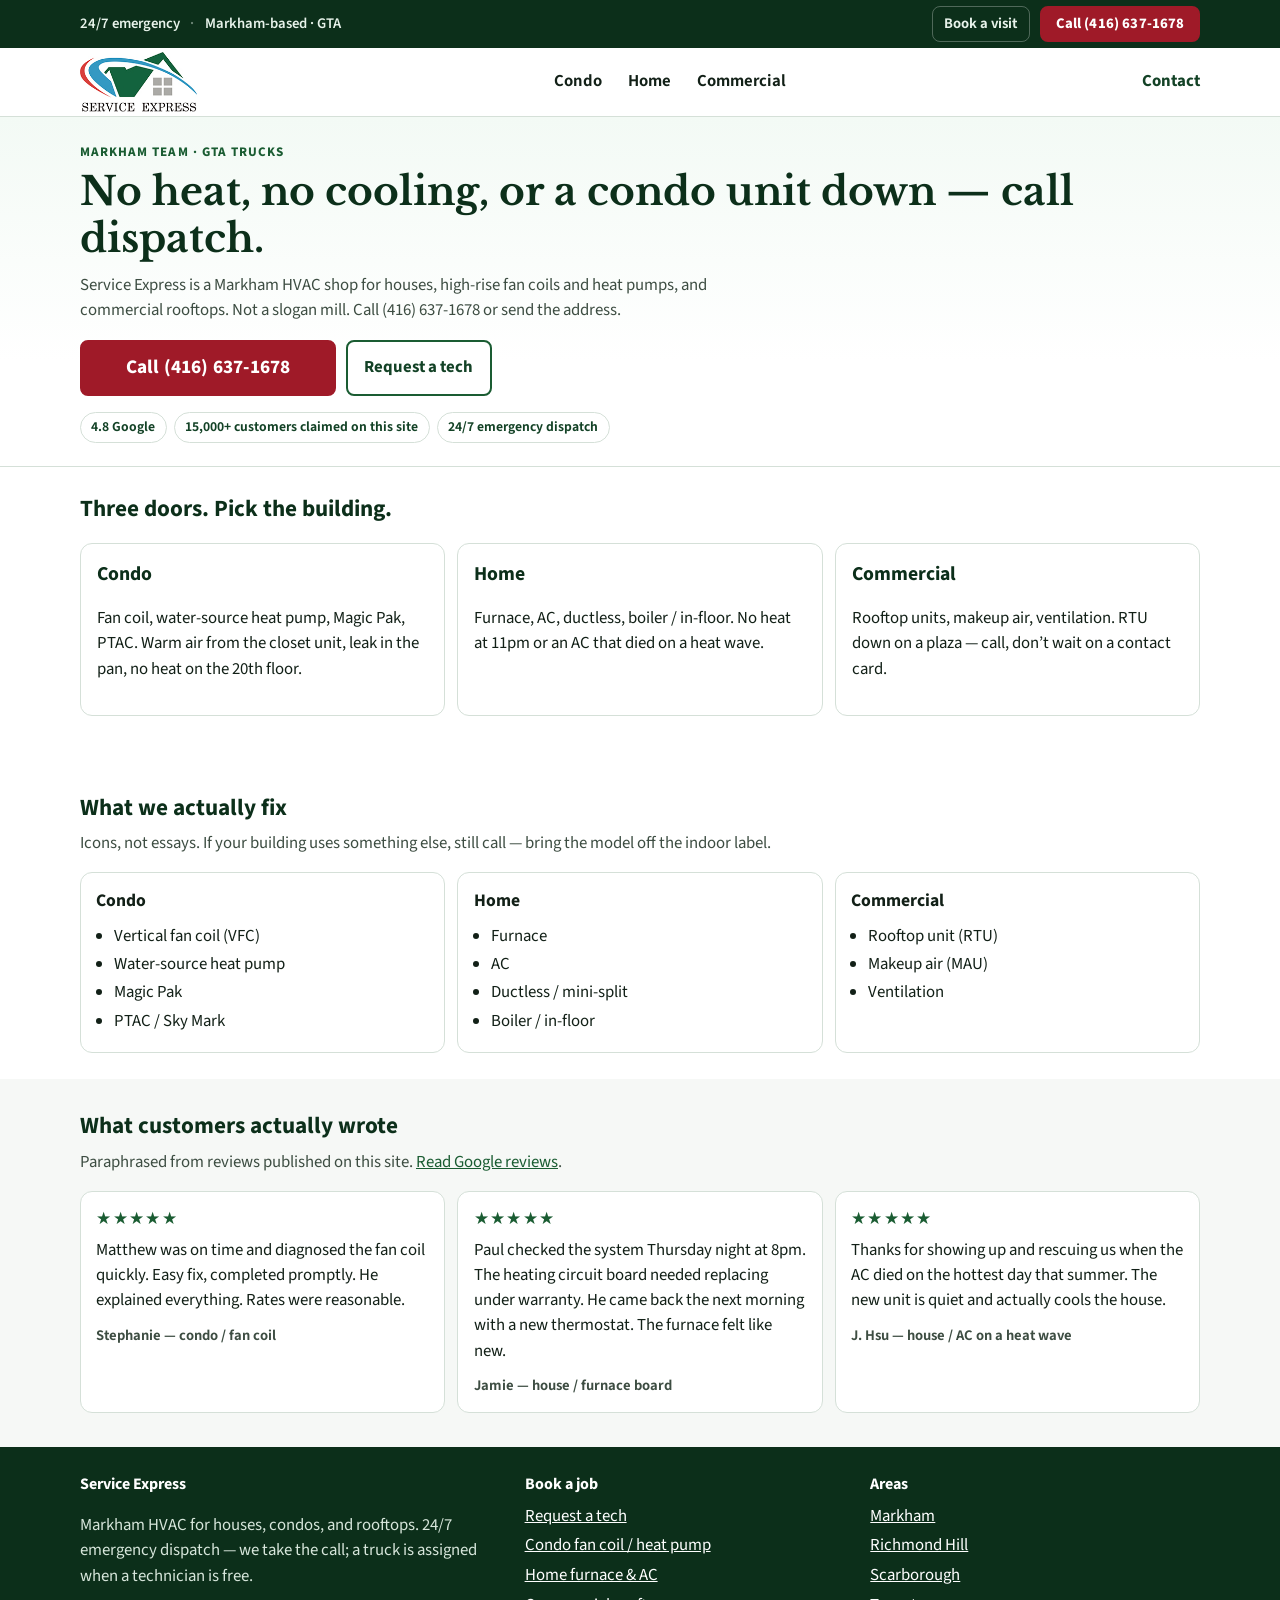
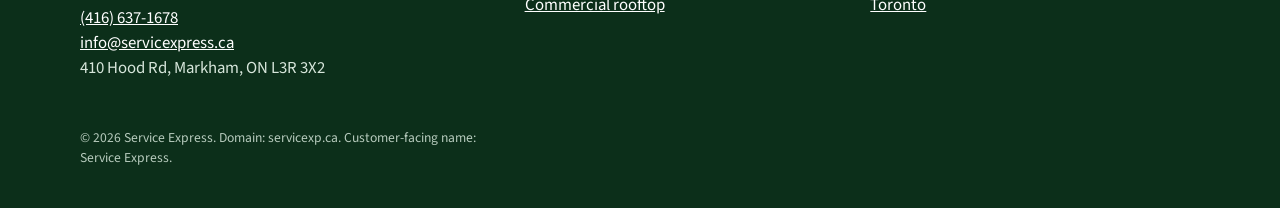
<file: preview/index.html>
<!doctype html>
<html lang="en-CA">
<head>
  <meta charset="utf-8">
  <meta name="viewport" content="width=device-width, initial-scale=1">
  <title>GTA HVAC Repair | Houses, Condos, Rooftops | Service Express</title>
  <meta name="description" content="Markham HVAC for fan coils, furnaces, AC, and rooftops. 24/7 emergency dispatch. Call (416) 637-1678.">
  <link rel="canonical" href="https://www.servicexp.ca/">
  <link rel="preconnect" href="https://fonts.googleapis.com">
  <link rel="preconnect" href="https://fonts.gstatic.com" crossorigin>
  <link href="https://fonts.googleapis.com/css2?family=Libre+Baskerville:wght@700&family=Source+Sans+3:wght@450;600;650;700;750&display=swap" rel="stylesheet">
  <link rel="stylesheet" href="assets/theme.css">
  <script type="application/ld+json">
{
  "@context": "https://schema.org",
  "@type": ["HVACBusiness", "LocalBusiness"],
  "name": "Service Express",
  "url": "https://www.servicexp.ca",
  "telephone": "+1-416-637-1678",
  "email": "info@servicexpress.ca",
  "address": {
    "@type": "PostalAddress",
    "streetAddress": "410 Hood Rd",
    "addressLocality": "Markham",
    "addressRegion": "ON",
    "postalCode": "L3R 3X2",
    "addressCountry": "CA"
  },
  "geo": { "@type": "GeoCoordinates", "latitude": 43.824766, "longitude": -79.336890 },
  "areaServed": ["Markham", "Richmond Hill", "Scarborough", "Toronto", "Greater Toronto Area"],
  "aggregateRating": { "@type": "AggregateRating", "ratingValue": "4.8", "bestRating": "5", "reviewCount": "400" }
}
</script>
</head>
<body>
  <a class="skip-link" href="#job-request">Skip to job request</a>
  <div class="sx-sticky">
    <div class="wrap">
      <div class="sx-sticky__meta">
        <span>24/7 emergency</span>
        <span class="sx-sticky__dot hide-sm" aria-hidden="true">·</span>
        <span class="hide-sm">Markham-based · GTA</span>
      </div>
      <div class="sx-sticky__meta">
        <a class="btn-ghost hide-sm" href="pages/contact-residential-commercial-hvac-company-gta.html#job-request">Book a visit</a>
        <a class="btn-call" href="tel:+14166371678">Call (416) 637-1678</a>
      </div>
    </div>
  </div>
  <header class="sx-header">
    <div class="wrap">
      <a class="logo" href="index.html"><img src="assets/logo.png" width="118" height="60" alt="Service Express"></a>
      <nav aria-label="Primary">
        <ul class="nav-doors">
          <li><a href="pages/condo-hvac-repair-maintenance.html">Condo</a></li>
          <li><a href="pages/residential-hvac-contractor-gta.html">Home</a></li>
          <li><a href="pages/commercial-hvac-contractor-gta.html">Commercial</a></li>
        </ul>
      </nav>
      <a class="nav-contact" href="pages/contact-residential-commercial-hvac-company-gta.html">Contact</a>
      <button class="menu-toggle" type="button" data-menu-toggle aria-expanded="false" aria-controls="mobile-nav">Menu</button>
    </div>
    <div id="mobile-nav" class="nav-panel" data-nav-panel hidden>
      <a href="pages/condo-hvac-repair-maintenance.html">Condo</a>
      <a href="pages/residential-hvac-contractor-gta.html">Home</a>
      <a href="pages/commercial-hvac-contractor-gta.html">Commercial</a>
      <a href="pages/contact-residential-commercial-hvac-company-gta.html">Contact</a>
      <a href="tel:+14166371678">Call (416) 637-1678</a>
    </div>
  </header>
  <main id="main">

<section class="hero">
  <div class="wrap">
    <p class="kicker">Markham team · GTA trucks</p>
    <h1>No heat, no cooling, or a condo unit down — call dispatch.</h1>
    <p class="lede">Service Express is a Markham HVAC shop for houses, high-rise fan coils and heat pumps, and commercial rooftops. Not a slogan mill. Call (416) 637-1678 or send the address.</p>
    <div class="hero__actions">
      <a class="btn-call btn-call--xl" href="tel:+14166371678" style="width:auto;min-width:16rem;">Call (416) 637-1678</a>
      <a class="btn-outline" href="pages/contact-residential-commercial-hvac-company-gta.html#job-request">Request a tech</a>
    </div>
    <ul class="chips">
      <li>4.8 Google</li>
      <li>15,000+ customers claimed on this site</li>
      <li>24/7 emergency dispatch</li>
    </ul>
  </div>
</section>
<section class="systems">
  <div class="wrap">
    <h2>Three doors. Pick the building.</h2>
    <div class="door-grid">
      <a class="door" href="pages/condo-hvac-repair-maintenance.html"><h3>Condo</h3><p>Fan coil, water-source heat pump, Magic Pak, PTAC. Warm air from the closet unit, leak in the pan, no heat on the 20th floor.</p></a>
      <a class="door" href="pages/residential-hvac-contractor-gta.html"><h3>Home</h3><p>Furnace, AC, ductless, boiler / in-floor. No heat at 11pm or an AC that died on a heat wave.</p></a>
      <a class="door" href="pages/commercial-hvac-contractor-gta.html"><h3>Commercial</h3><p>Rooftop units, makeup air, ventilation. RTU down on a plaza — call, don’t wait on a contact card.</p></a>
    </div>
  </div>
</section>

<section class="systems">
  <div class="wrap">
    <h2>What we actually fix</h2>
    <p class="section-sub">Icons, not essays. If your building uses something else, still call — bring the model off the indoor label.</p>
    <div class="sys-grid">
      <article class="sys"><h3>Condo</h3><ul><li>Vertical fan coil (VFC)</li><li>Water-source heat pump</li><li>Magic Pak</li><li>PTAC / Sky Mark</li></ul></article>
      <article class="sys"><h3>Home</h3><ul><li>Furnace</li><li>AC</li><li>Ductless / mini-split</li><li>Boiler / in-floor</li></ul></article>
      <article class="sys"><h3>Commercial</h3><ul><li>Rooftop unit (RTU)</li><li>Makeup air (MAU)</li><li>Ventilation</li></ul></article>
    </div>
  </div>
</section>


<section class="proof">
  <div class="wrap">
    <h2>What customers actually wrote</h2>
    <p class="section-sub">Paraphrased from reviews published on this site. <a href="https://www.google.com/maps/search/?api=1&query=Service+Express+410+Hood+Rd+Markham">Read Google reviews</a>.</p>
    <div class="reviews">
      <article class="review">
        <div class="stars" aria-hidden="true">★★★★★</div>
        <blockquote>Matthew was on time and diagnosed the fan coil quickly. Easy fix, completed promptly. He explained everything. Rates were reasonable.</blockquote>
        <footer>Stephanie — condo / fan coil</footer>
      </article>
      <article class="review">
        <div class="stars" aria-hidden="true">★★★★★</div>
        <blockquote>Paul checked the system Thursday night at 8pm. The heating circuit board needed replacing under warranty. He came back the next morning with a new thermostat. The furnace felt like new.</blockquote>
        <footer>Jamie — house / furnace board</footer>
      </article>
      <article class="review">
        <div class="stars" aria-hidden="true">★★★★★</div>
        <blockquote>Thanks for showing up and rescuing us when the AC died on the hottest day that summer. The new unit is quiet and actually cools the house.</blockquote>
        <footer>J. Hsu — house / AC on a heat wave</footer>
      </article>
    </div>
  </div>
</section>


  </main>
  <footer class="sx-footer">
    <div class="wrap">
      <div>
        <h2>Service Express</h2>
        <p>Markham HVAC for houses, condos, and rooftops. 24/7 emergency dispatch — we take the call; a truck is assigned when a technician is free.</p>
        <p><a href="tel:+14166371678">(416) 637-1678</a><br><a href="mailto:info@servicexpress.ca">info@servicexpress.ca</a><br>410 Hood Rd, Markham, ON L3R 3X2</p>
      </div>
      <div>
        <h3>Book a job</h3>
        <ul>
          <li><a href="pages/contact-residential-commercial-hvac-company-gta.html">Request a tech</a></li>
          <li><a href="pages/condo-hvac-repair-maintenance.html">Condo fan coil / heat pump</a></li>
          <li><a href="pages/residential-hvac-contractor-gta.html">Home furnace &amp; AC</a></li>
          <li><a href="pages/commercial-hvac-contractor-gta.html">Commercial rooftop</a></li>
        </ul>
      </div>
      <div>
        <h3>Areas</h3>
        <ul>
          <li><a href="pages/service-areas/hvac-contractor-markham-on.html">Markham</a></li>
          <li><a href="pages/service-areas/hvac-contractor-richmond-hill-on.html">Richmond Hill</a></li>
          <li><a href="pages/service-areas/hvac-contractor-scarborough-on.html">Scarborough</a></li>
          <li><a href="pages/service-areas/hvac-contractor-toronto-on.html">Toronto</a></li>
        </ul>
      </div>
    </div>
    <div class="wrap legal">
      <p>© 2026 Service Express. Domain: servicexp.ca. Customer-facing name: Service Express.</p>
    </div>
  </footer>
  <div class="dock" role="navigation" aria-label="Call or book">
    <a class="btn-call" href="tel:+14166371678">Call (416) 637-1678</a>
    <a class="btn-primary" href="pages/contact-residential-commercial-hvac-company-gta.html#job-request">Request a tech</a>
  </div>
  <script src="assets/theme.js"></script>
</body>
</html>
</file>
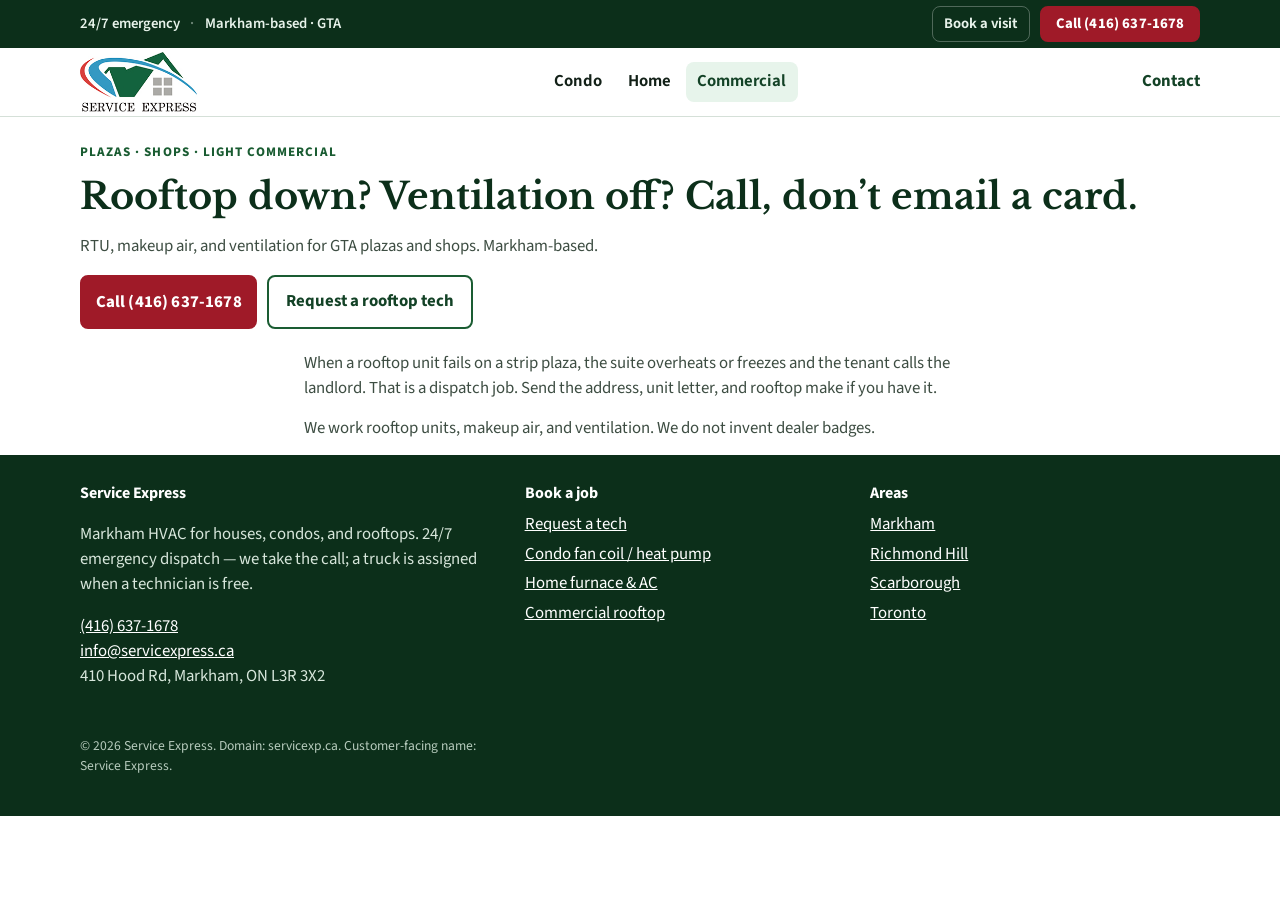
<file: preview/pages/commercial-hvac-contractor-gta.html>
<!doctype html>
<html lang="en-CA">
<head>
  <meta charset="utf-8">
  <meta name="viewport" content="width=device-width, initial-scale=1">
  <title>Commercial Rooftop HVAC GTA | Service Express</title>
  <meta name="description" content="RTU, makeup air, ventilation. Call (416) 637-1678.">
  <link rel="canonical" href="https://www.servicexp.ca/pages/commercial-hvac-contractor-gta">
  <link rel="preconnect" href="https://fonts.googleapis.com">
  <link rel="preconnect" href="https://fonts.gstatic.com" crossorigin>
  <link href="https://fonts.googleapis.com/css2?family=Libre+Baskerville:wght@700&family=Source+Sans+3:wght@450;600;650;700;750&display=swap" rel="stylesheet">
  <link rel="stylesheet" href="../assets/theme.css">
  <script type="application/ld+json">
{
  "@context": "https://schema.org",
  "@type": ["HVACBusiness", "LocalBusiness"],
  "name": "Service Express",
  "url": "https://www.servicexp.ca",
  "telephone": "+1-416-637-1678",
  "email": "info@servicexpress.ca",
  "address": {
    "@type": "PostalAddress",
    "streetAddress": "410 Hood Rd",
    "addressLocality": "Markham",
    "addressRegion": "ON",
    "postalCode": "L3R 3X2",
    "addressCountry": "CA"
  },
  "geo": { "@type": "GeoCoordinates", "latitude": 43.824766, "longitude": -79.336890 },
  "areaServed": ["Markham", "Richmond Hill", "Scarborough", "Toronto", "Greater Toronto Area"],
  "aggregateRating": { "@type": "AggregateRating", "ratingValue": "4.8", "bestRating": "5", "reviewCount": "400" }
}
</script>
</head>
<body>
  <a class="skip-link" href="#job-request">Skip to job request</a>
  <div class="sx-sticky">
    <div class="wrap">
      <div class="sx-sticky__meta">
        <span>24/7 emergency</span>
        <span class="sx-sticky__dot hide-sm" aria-hidden="true">·</span>
        <span class="hide-sm">Markham-based · GTA</span>
      </div>
      <div class="sx-sticky__meta">
        <a class="btn-ghost hide-sm" href="../pages/contact-residential-commercial-hvac-company-gta.html#job-request">Book a visit</a>
        <a class="btn-call" href="tel:+14166371678">Call (416) 637-1678</a>
      </div>
    </div>
  </div>
  <header class="sx-header">
    <div class="wrap">
      <a class="logo" href="../index.html"><img src="../assets/logo.png" width="118" height="60" alt="Service Express"></a>
      <nav aria-label="Primary">
        <ul class="nav-doors">
          <li><a href="../pages/condo-hvac-repair-maintenance.html">Condo</a></li>
          <li><a href="../pages/residential-hvac-contractor-gta.html">Home</a></li>
          <li><a href="../pages/commercial-hvac-contractor-gta.html" aria-current="page">Commercial</a></li>
        </ul>
      </nav>
      <a class="nav-contact" href="../pages/contact-residential-commercial-hvac-company-gta.html">Contact</a>
      <button class="menu-toggle" type="button" data-menu-toggle aria-expanded="false" aria-controls="mobile-nav">Menu</button>
    </div>
    <div id="mobile-nav" class="nav-panel" data-nav-panel hidden>
      <a href="../pages/condo-hvac-repair-maintenance.html">Condo</a>
      <a href="../pages/residential-hvac-contractor-gta.html">Home</a>
      <a href="../pages/commercial-hvac-contractor-gta.html">Commercial</a>
      <a href="../pages/contact-residential-commercial-hvac-company-gta.html">Contact</a>
      <a href="tel:+14166371678">Call (416) 637-1678</a>
    </div>
  </header>
  <main id="main">

<section class="page-hero">
  <div class="wrap">
    <p class="kicker">Plazas · shops · light commercial</p>
    <h1>Rooftop down? Ventilation off? Call, don’t email a card.</h1>
    <p class="lede">RTU, makeup air, and ventilation for GTA plazas and shops. Markham-based.</p>
    <div class="hero__actions">
      <a class="btn-call" href="tel:+14166371678">Call (416) 637-1678</a>
      <a class="btn-outline" href="contact-residential-commercial-hvac-company-gta.html?job=commercial&amp;property=commercial#job-request">Request a rooftop tech</a>
    </div>
  </div>
</section>
<section>
  <div class="wrap prose"><p>When a rooftop unit fails on a strip plaza, the suite overheats or freezes and the tenant calls the landlord. That is a dispatch job. Send the address, unit letter, and rooftop make if you have it.</p><p>We work rooftop units, makeup air, and ventilation. We do not invent dealer badges.</p></div>
</section>

  </main>
  <footer class="sx-footer">
    <div class="wrap">
      <div>
        <h2>Service Express</h2>
        <p>Markham HVAC for houses, condos, and rooftops. 24/7 emergency dispatch — we take the call; a truck is assigned when a technician is free.</p>
        <p><a href="tel:+14166371678">(416) 637-1678</a><br><a href="mailto:info@servicexpress.ca">info@servicexpress.ca</a><br>410 Hood Rd, Markham, ON L3R 3X2</p>
      </div>
      <div>
        <h3>Book a job</h3>
        <ul>
          <li><a href="../pages/contact-residential-commercial-hvac-company-gta.html">Request a tech</a></li>
          <li><a href="../pages/condo-hvac-repair-maintenance.html">Condo fan coil / heat pump</a></li>
          <li><a href="../pages/residential-hvac-contractor-gta.html">Home furnace &amp; AC</a></li>
          <li><a href="../pages/commercial-hvac-contractor-gta.html">Commercial rooftop</a></li>
        </ul>
      </div>
      <div>
        <h3>Areas</h3>
        <ul>
          <li><a href="../pages/service-areas/hvac-contractor-markham-on.html">Markham</a></li>
          <li><a href="../pages/service-areas/hvac-contractor-richmond-hill-on.html">Richmond Hill</a></li>
          <li><a href="../pages/service-areas/hvac-contractor-scarborough-on.html">Scarborough</a></li>
          <li><a href="../pages/service-areas/hvac-contractor-toronto-on.html">Toronto</a></li>
        </ul>
      </div>
    </div>
    <div class="wrap legal">
      <p>© 2026 Service Express. Domain: servicexp.ca. Customer-facing name: Service Express.</p>
    </div>
  </footer>
  <div class="dock" role="navigation" aria-label="Call or book">
    <a class="btn-call" href="tel:+14166371678">Call (416) 637-1678</a>
    <a class="btn-primary" href="../pages/contact-residential-commercial-hvac-company-gta.html#job-request">Request a tech</a>
  </div>
  <script src="../assets/theme.js"></script>
</body>
</html>
</file>
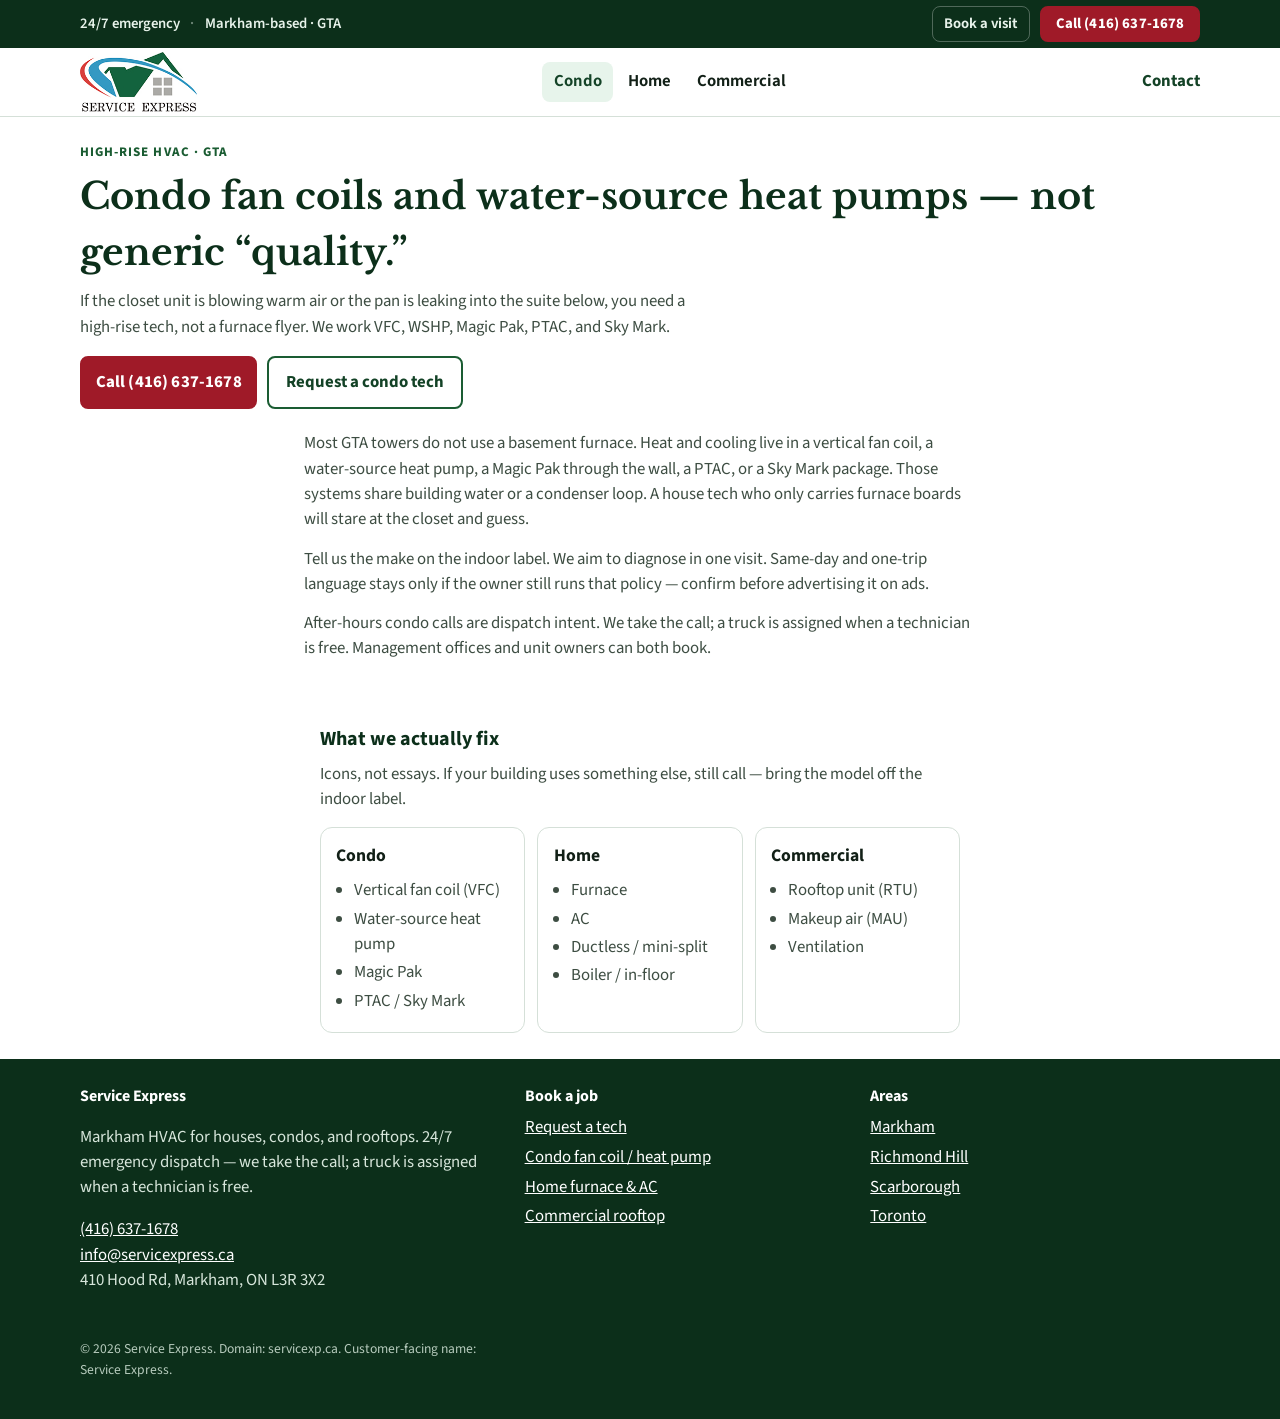
<file: preview/pages/condo-hvac-repair-maintenance.html>
<!doctype html>
<html lang="en-CA">
<head>
  <meta charset="utf-8">
  <meta name="viewport" content="width=device-width, initial-scale=1">
  <title>Condo Fan Coil & Heat Pump Repair | Service Express</title>
  <meta name="description" content="High-rise VFC, WSHP, Magic Pak, PTAC. Call (416) 637-1678.">
  <link rel="canonical" href="https://www.servicexp.ca/pages/condo-hvac-repair-maintenance">
  <link rel="preconnect" href="https://fonts.googleapis.com">
  <link rel="preconnect" href="https://fonts.gstatic.com" crossorigin>
  <link href="https://fonts.googleapis.com/css2?family=Libre+Baskerville:wght@700&family=Source+Sans+3:wght@450;600;650;700;750&display=swap" rel="stylesheet">
  <link rel="stylesheet" href="../assets/theme.css">
  <script type="application/ld+json">
{
  "@context": "https://schema.org",
  "@type": ["HVACBusiness", "LocalBusiness"],
  "name": "Service Express",
  "url": "https://www.servicexp.ca",
  "telephone": "+1-416-637-1678",
  "email": "info@servicexpress.ca",
  "address": {
    "@type": "PostalAddress",
    "streetAddress": "410 Hood Rd",
    "addressLocality": "Markham",
    "addressRegion": "ON",
    "postalCode": "L3R 3X2",
    "addressCountry": "CA"
  },
  "geo": { "@type": "GeoCoordinates", "latitude": 43.824766, "longitude": -79.336890 },
  "areaServed": ["Markham", "Richmond Hill", "Scarborough", "Toronto", "Greater Toronto Area"],
  "aggregateRating": { "@type": "AggregateRating", "ratingValue": "4.8", "bestRating": "5", "reviewCount": "400" }
}
</script>
</head>
<body>
  <a class="skip-link" href="#job-request">Skip to job request</a>
  <div class="sx-sticky">
    <div class="wrap">
      <div class="sx-sticky__meta">
        <span>24/7 emergency</span>
        <span class="sx-sticky__dot hide-sm" aria-hidden="true">·</span>
        <span class="hide-sm">Markham-based · GTA</span>
      </div>
      <div class="sx-sticky__meta">
        <a class="btn-ghost hide-sm" href="../pages/contact-residential-commercial-hvac-company-gta.html#job-request">Book a visit</a>
        <a class="btn-call" href="tel:+14166371678">Call (416) 637-1678</a>
      </div>
    </div>
  </div>
  <header class="sx-header">
    <div class="wrap">
      <a class="logo" href="../index.html"><img src="../assets/logo.png" width="118" height="60" alt="Service Express"></a>
      <nav aria-label="Primary">
        <ul class="nav-doors">
          <li><a href="../pages/condo-hvac-repair-maintenance.html" aria-current="page">Condo</a></li>
          <li><a href="../pages/residential-hvac-contractor-gta.html">Home</a></li>
          <li><a href="../pages/commercial-hvac-contractor-gta.html">Commercial</a></li>
        </ul>
      </nav>
      <a class="nav-contact" href="../pages/contact-residential-commercial-hvac-company-gta.html">Contact</a>
      <button class="menu-toggle" type="button" data-menu-toggle aria-expanded="false" aria-controls="mobile-nav">Menu</button>
    </div>
    <div id="mobile-nav" class="nav-panel" data-nav-panel hidden>
      <a href="../pages/condo-hvac-repair-maintenance.html">Condo</a>
      <a href="../pages/residential-hvac-contractor-gta.html">Home</a>
      <a href="../pages/commercial-hvac-contractor-gta.html">Commercial</a>
      <a href="../pages/contact-residential-commercial-hvac-company-gta.html">Contact</a>
      <a href="tel:+14166371678">Call (416) 637-1678</a>
    </div>
  </header>
  <main id="main">

<section class="page-hero">
  <div class="wrap">
    <p class="kicker">High-rise HVAC · GTA</p>
    <h1>Condo fan coils and water-source heat pumps — not generic “quality.”</h1>
    <p class="lede">If the closet unit is blowing warm air or the pan is leaking into the suite below, you need a high-rise tech, not a furnace flyer. We work VFC, WSHP, Magic Pak, PTAC, and Sky Mark.</p>
    <div class="hero__actions">
      <a class="btn-call" href="tel:+14166371678">Call (416) 637-1678</a>
      <a class="btn-outline" href="contact-residential-commercial-hvac-company-gta.html?job=condo&amp;property=condo#job-request">Request a condo tech</a>
    </div>
  </div>
</section>
<section>
  <div class="wrap prose"><p>Most GTA towers do not use a basement furnace. Heat and cooling live in a vertical fan coil, a water-source heat pump, a Magic Pak through the wall, a PTAC, or a Sky Mark package. Those systems share building water or a condenser loop. A house tech who only carries furnace boards will stare at the closet and guess.</p>
<p>Tell us the make on the indoor label. We aim to diagnose in one visit. Same-day and one-trip language stays only if the owner still runs that policy — confirm before advertising it on ads.</p>
<p>After-hours condo calls are dispatch intent. We take the call; a truck is assigned when a technician is free. Management offices and unit owners can both book.</p>
<section class="systems">
  <div class="wrap">
    <h2>What we actually fix</h2>
    <p class="section-sub">Icons, not essays. If your building uses something else, still call — bring the model off the indoor label.</p>
    <div class="sys-grid">
      <article class="sys"><h3>Condo</h3><ul><li>Vertical fan coil (VFC)</li><li>Water-source heat pump</li><li>Magic Pak</li><li>PTAC / Sky Mark</li></ul></article>
      <article class="sys"><h3>Home</h3><ul><li>Furnace</li><li>AC</li><li>Ductless / mini-split</li><li>Boiler / in-floor</li></ul></article>
      <article class="sys"><h3>Commercial</h3><ul><li>Rooftop unit (RTU)</li><li>Makeup air (MAU)</li><li>Ventilation</li></ul></article>
    </div>
  </div>
</section>
</div>
</section>

  </main>
  <footer class="sx-footer">
    <div class="wrap">
      <div>
        <h2>Service Express</h2>
        <p>Markham HVAC for houses, condos, and rooftops. 24/7 emergency dispatch — we take the call; a truck is assigned when a technician is free.</p>
        <p><a href="tel:+14166371678">(416) 637-1678</a><br><a href="mailto:info@servicexpress.ca">info@servicexpress.ca</a><br>410 Hood Rd, Markham, ON L3R 3X2</p>
      </div>
      <div>
        <h3>Book a job</h3>
        <ul>
          <li><a href="../pages/contact-residential-commercial-hvac-company-gta.html">Request a tech</a></li>
          <li><a href="../pages/condo-hvac-repair-maintenance.html">Condo fan coil / heat pump</a></li>
          <li><a href="../pages/residential-hvac-contractor-gta.html">Home furnace &amp; AC</a></li>
          <li><a href="../pages/commercial-hvac-contractor-gta.html">Commercial rooftop</a></li>
        </ul>
      </div>
      <div>
        <h3>Areas</h3>
        <ul>
          <li><a href="../pages/service-areas/hvac-contractor-markham-on.html">Markham</a></li>
          <li><a href="../pages/service-areas/hvac-contractor-richmond-hill-on.html">Richmond Hill</a></li>
          <li><a href="../pages/service-areas/hvac-contractor-scarborough-on.html">Scarborough</a></li>
          <li><a href="../pages/service-areas/hvac-contractor-toronto-on.html">Toronto</a></li>
        </ul>
      </div>
    </div>
    <div class="wrap legal">
      <p>© 2026 Service Express. Domain: servicexp.ca. Customer-facing name: Service Express.</p>
    </div>
  </footer>
  <div class="dock" role="navigation" aria-label="Call or book">
    <a class="btn-call" href="tel:+14166371678">Call (416) 637-1678</a>
    <a class="btn-primary" href="../pages/contact-residential-commercial-hvac-company-gta.html#job-request">Request a tech</a>
  </div>
  <script src="../assets/theme.js"></script>
</body>
</html>
</file>
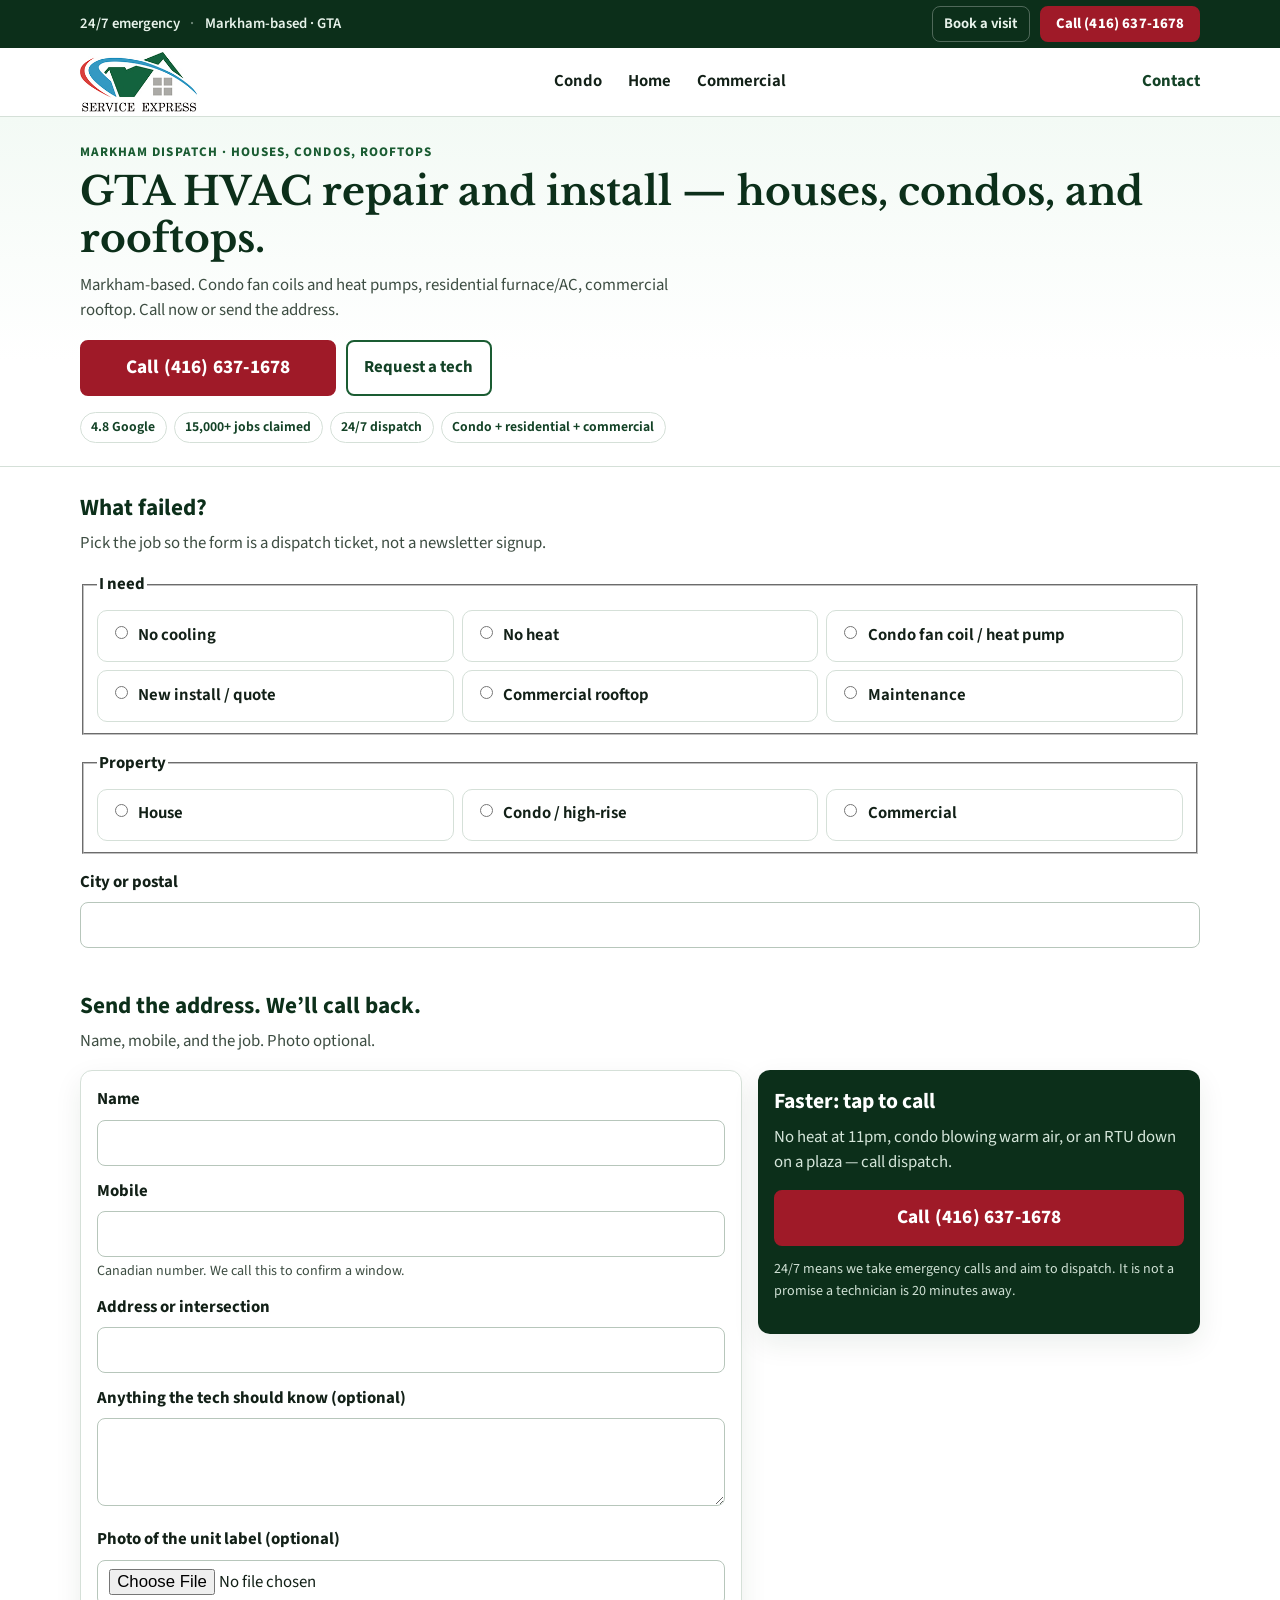
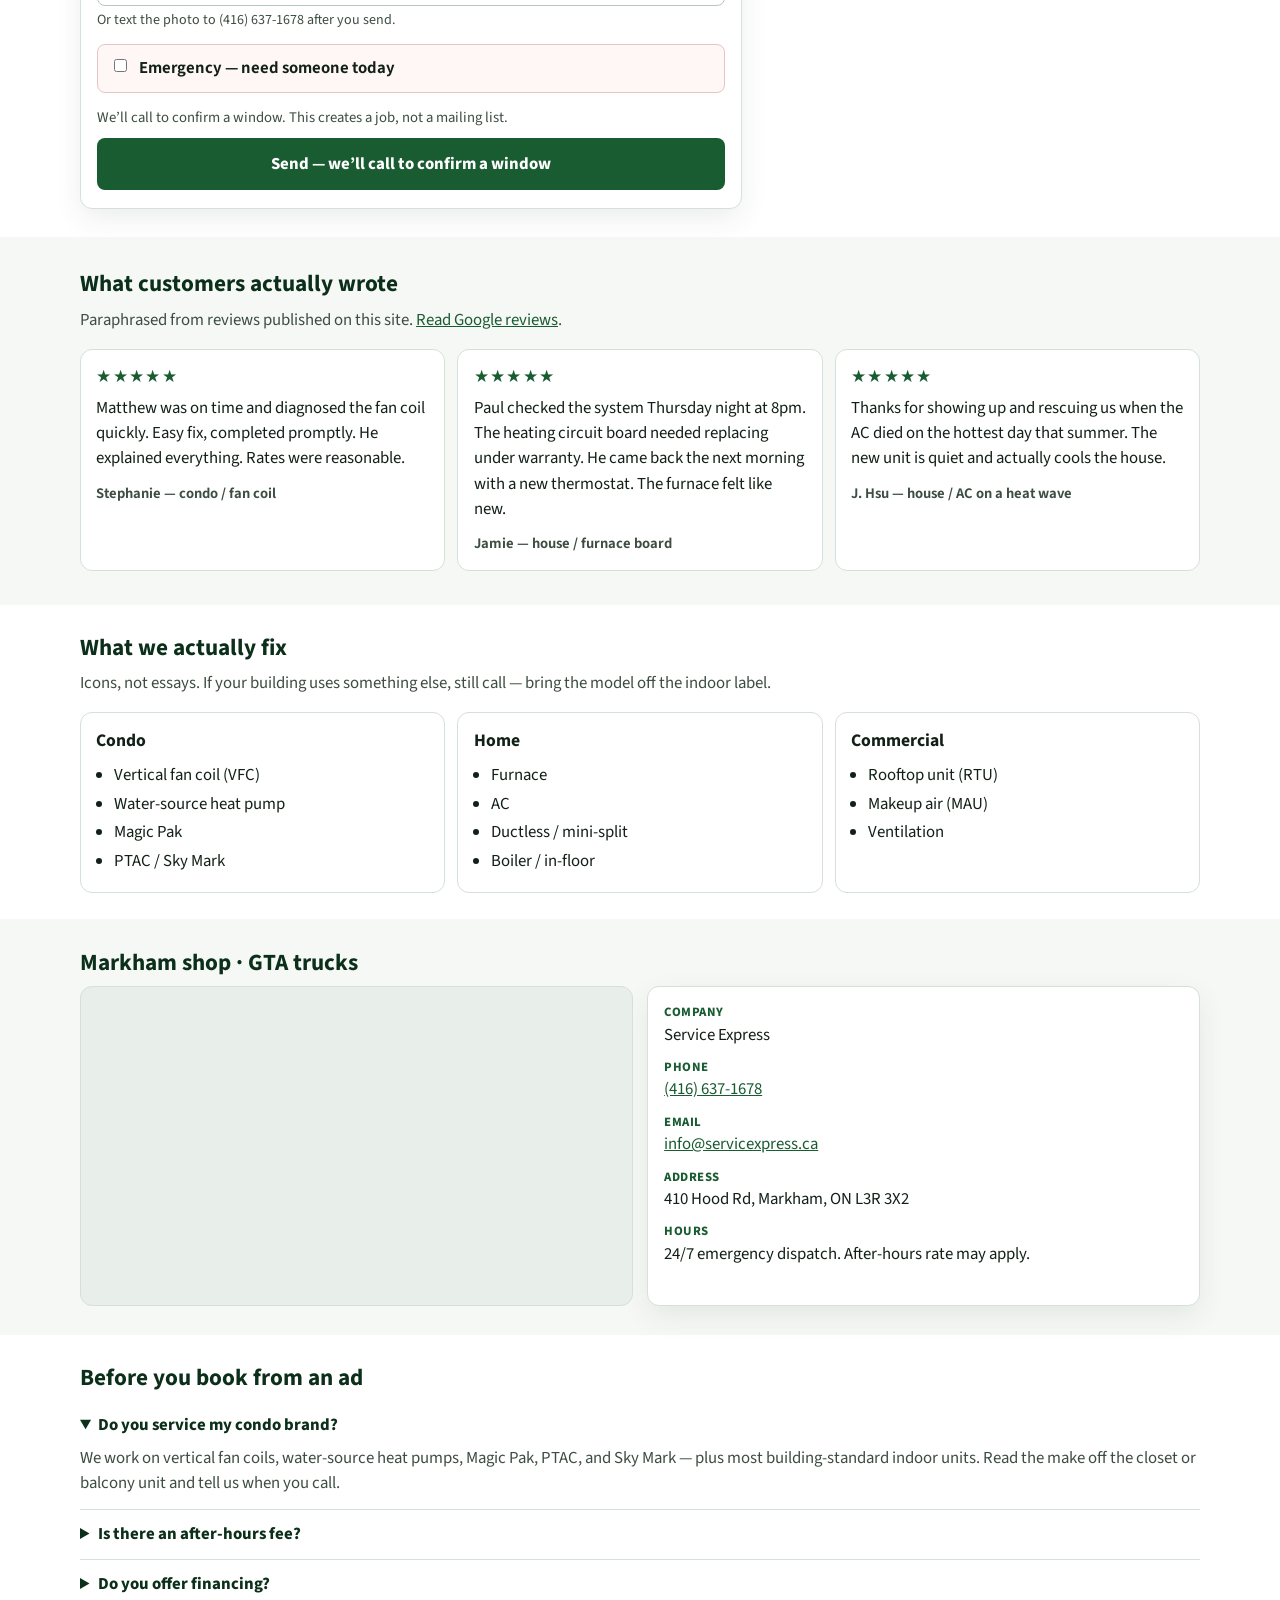
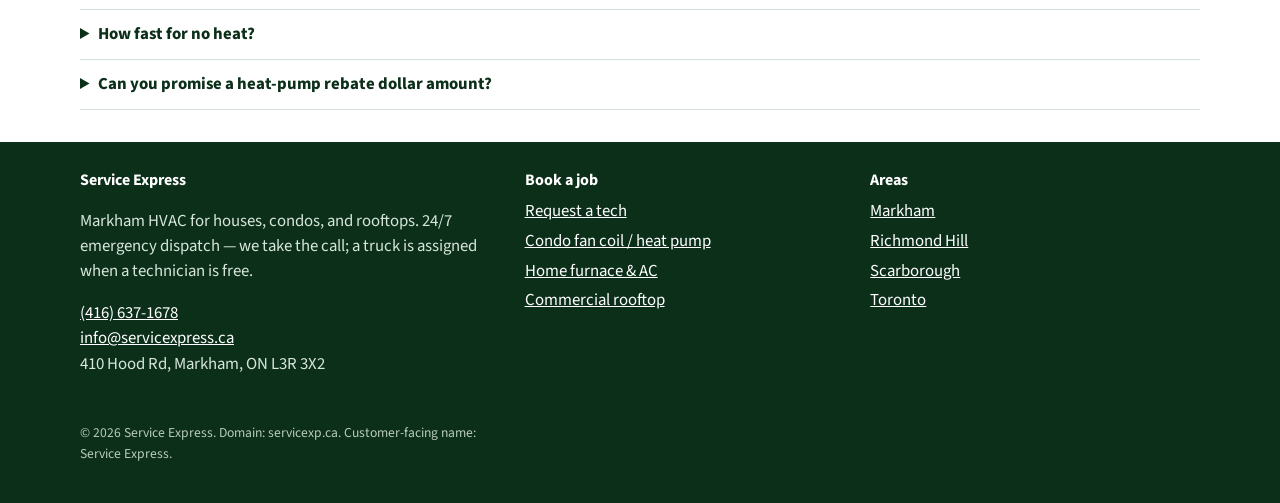
<file: preview/pages/contact-residential-commercial-hvac-company-gta.html>
<!doctype html>
<html lang="en-CA">
<head>
  <meta charset="utf-8">
  <meta name="viewport" content="width=device-width, initial-scale=1">
  <title>Book GTA HVAC Repair | Condo, Home, Commercial | Service Express</title>
  <meta name="description" content="Markham team for fan coils, furnaces, AC, rooftops. 24/7 emergency. Call (416) 637-1678.">
  <link rel="canonical" href="https://www.servicexp.ca/pages/contact-residential-commercial-hvac-company-gta">
  <link rel="preconnect" href="https://fonts.googleapis.com">
  <link rel="preconnect" href="https://fonts.gstatic.com" crossorigin>
  <link href="https://fonts.googleapis.com/css2?family=Libre+Baskerville:wght@700&family=Source+Sans+3:wght@450;600;650;700;750&display=swap" rel="stylesheet">
  <link rel="stylesheet" href="../assets/theme.css">
  <script type="application/ld+json">
{
  "@context": "https://schema.org",
  "@type": ["HVACBusiness", "LocalBusiness"],
  "name": "Service Express",
  "url": "https://www.servicexp.ca",
  "telephone": "+1-416-637-1678",
  "email": "info@servicexpress.ca",
  "address": {
    "@type": "PostalAddress",
    "streetAddress": "410 Hood Rd",
    "addressLocality": "Markham",
    "addressRegion": "ON",
    "postalCode": "L3R 3X2",
    "addressCountry": "CA"
  },
  "geo": { "@type": "GeoCoordinates", "latitude": 43.824766, "longitude": -79.336890 },
  "areaServed": ["Markham", "Richmond Hill", "Scarborough", "Toronto", "Greater Toronto Area"],
  "aggregateRating": { "@type": "AggregateRating", "ratingValue": "4.8", "bestRating": "5", "reviewCount": "400" }
}
</script>
</head>
<body>
  <a class="skip-link" href="#job-request">Skip to job request</a>
  <div class="sx-sticky">
    <div class="wrap">
      <div class="sx-sticky__meta">
        <span>24/7 emergency</span>
        <span class="sx-sticky__dot hide-sm" aria-hidden="true">·</span>
        <span class="hide-sm">Markham-based · GTA</span>
      </div>
      <div class="sx-sticky__meta">
        <a class="btn-ghost hide-sm" href="../pages/contact-residential-commercial-hvac-company-gta.html#job-request">Book a visit</a>
        <a class="btn-call" href="tel:+14166371678">Call (416) 637-1678</a>
      </div>
    </div>
  </div>
  <header class="sx-header">
    <div class="wrap">
      <a class="logo" href="../index.html"><img src="../assets/logo.png" width="118" height="60" alt="Service Express"></a>
      <nav aria-label="Primary">
        <ul class="nav-doors">
          <li><a href="../pages/condo-hvac-repair-maintenance.html">Condo</a></li>
          <li><a href="../pages/residential-hvac-contractor-gta.html">Home</a></li>
          <li><a href="../pages/commercial-hvac-contractor-gta.html">Commercial</a></li>
        </ul>
      </nav>
      <a class="nav-contact" href="../pages/contact-residential-commercial-hvac-company-gta.html">Contact</a>
      <button class="menu-toggle" type="button" data-menu-toggle aria-expanded="false" aria-controls="mobile-nav">Menu</button>
    </div>
    <div id="mobile-nav" class="nav-panel" data-nav-panel hidden>
      <a href="../pages/condo-hvac-repair-maintenance.html">Condo</a>
      <a href="../pages/residential-hvac-contractor-gta.html">Home</a>
      <a href="../pages/commercial-hvac-contractor-gta.html">Commercial</a>
      <a href="../pages/contact-residential-commercial-hvac-company-gta.html">Contact</a>
      <a href="tel:+14166371678">Call (416) 637-1678</a>
    </div>
  </header>
  <main id="main">

<section class="hero">
  <div class="wrap hero__grid">
    <div>
      <p class="kicker">Markham dispatch · houses, condos, rooftops</p>
      <h1 data-hero-h1>GTA HVAC repair and install — houses, condos, and rooftops.</h1>
      <p class="lede">Markham-based. Condo fan coils and heat pumps, residential furnace/AC, commercial rooftop. Call now or send the address.</p>
      <div class="hero__actions">
        <a class="btn-call btn-call--xl" href="tel:+14166371678" style="width:auto;min-width:16rem;">Call (416) 637-1678</a>
        <a class="btn-outline" href="#job-request">Request a tech</a>
      </div>
      <ul class="chips">
        <li>4.8 Google</li>
        <li>15,000+ jobs claimed</li>
        <li>24/7 dispatch</li>
        <li>Condo + residential + commercial</li>
      </ul>
    </div>
  </div>
</section>
<section class="picker" id="job-picker">
  <div class="wrap">
    <h2>What failed?</h2>
    <p class="section-sub">Pick the job so the form is a dispatch ticket, not a newsletter signup.</p>
    <fieldset class="picker-block">
      <legend>I need</legend>
      <div class="options options--jobs">
        <label><input type="radio" name="job_type" value="No cooling"> No cooling</label>
        <label><input type="radio" name="job_type" value="No heat"> No heat</label>
        <label><input type="radio" name="job_type" value="Condo fan coil / heat pump"> Condo fan coil / heat pump</label>
        <label><input type="radio" name="job_type" value="New install / quote"> New install / quote</label>
        <label><input type="radio" name="job_type" value="Commercial rooftop"> Commercial rooftop</label>
        <label><input type="radio" name="job_type" value="Maintenance"> Maintenance</label>
      </div>
    </fieldset>
    <fieldset class="picker-block">
      <legend>Property</legend>
      <div class="options options--prop">
        <label><input type="radio" name="property_type" value="House"> House</label>
        <label><input type="radio" name="property_type" value="Condo / high-rise"> Condo / high-rise</label>
        <label><input type="radio" name="property_type" value="Commercial"> Commercial</label>
      </div>
    </fieldset>
    <div class="field picker-block">
      <label class="field-label" for="city-postal">City or postal</label>
      <input id="city-postal" data-city-input type="text" name="city_or_postal_picker" autocomplete="postal-code">
    </div>
  </div>
</section>
<section class="dispatch" id="job-request">
  <div class="wrap">
    <h2 class="section-title">Send the address. We’ll call back.</h2>
    <p class="section-sub">Name, mobile, and the job. Photo optional.</p>
    <div class="dispatch__grid">
      <form class="card" data-job-form data-platform="preview" data-thanks="thank-you.html" action="thank-you.html" method="get" novalidate>
        <p class="form-status" data-form-status hidden></p>
        <div class="field">
          <label class="field-label" for="job-name">Name</label>
          <input id="job-name" type="text" name="name" autocomplete="name">
        </div>
        <div class="field">
          <label class="field-label" for="job-mobile">Mobile</label>
          <input id="job-mobile" type="tel" name="mobile" autocomplete="tel" inputmode="tel">
          <span class="hint">Canadian number. We call this to confirm a window.</span>
        </div>
        <div class="field">
          <label class="field-label" for="job-address">Address or intersection</label>
          <input id="job-address" type="text" name="address" autocomplete="street-address">
        </div>
        <div class="field">
          <label class="field-label" for="job-notes">Anything the tech should know (optional)</label>
          <textarea id="job-notes" name="notes"></textarea>
        </div>
        <div class="field">
          <label class="field-label" for="job-photo">Photo of the unit label (optional)</label>
          <input id="job-photo" type="file" accept="image/*" capture="environment">
          <span class="hint">Or text the photo to (416) 637-1678 after you send.</span>
        </div>
        <label class="check">
          <input type="checkbox" name="emergency_today" value="Yes">
          <span>Emergency — need someone today</span>
        </label>
        <input type="hidden" name="utm_source" value="">
        <input type="hidden" name="utm_medium" value="">
        <input type="hidden" name="utm_campaign" value="">
        <input type="hidden" name="utm_content" value="">
        <input type="hidden" name="utm_term" value="">
        <input type="hidden" name="gclid" value="">
        <input type="hidden" name="wbraid" value="">
        <input type="hidden" name="gbraid" value="">
        <input type="hidden" name="msclkid" value="">
        <input type="hidden" name="landing_page" value="">
        <input type="hidden" name="product" value="">
        <input type="hidden" name="h1_variant" value="">
        <input type="hidden" name="job_type" data-job-field value="">
        <input type="hidden" name="property_type" data-property-field value="">
        <input type="hidden" name="city_or_postal" data-city-field value="">
        <input type="hidden" name="email" value="">
        <textarea name="body" hidden></textarea>
        <p style="margin:0.85rem 0 0.6rem;color:var(--ink-soft);font-size:0.92rem;">We’ll call to confirm a window. This creates a job, not a mailing list.</p>
        <button class="btn-submit" type="submit">Send — we’ll call to confirm a window</button>
      </form>
      <aside class="card call-card">
        <h3>Faster: tap to call</h3>
        <p>No heat at 11pm, condo blowing warm air, or an RTU down on a plaza — call dispatch.</p>
        <a class="btn-call btn-call--xl" href="tel:+14166371678">Call (416) 637-1678</a>
        <p class="hint" style="color:#cfe0d4;margin-top:0.85rem;">24/7 means we take emergency calls and aim to dispatch. It is not a promise a technician is 20 minutes away.</p>
      </aside>
    </div>
  </div>
</section>

<section class="proof">
  <div class="wrap">
    <h2>What customers actually wrote</h2>
    <p class="section-sub">Paraphrased from reviews published on this site. <a href="https://www.google.com/maps/search/?api=1&query=Service+Express+410+Hood+Rd+Markham">Read Google reviews</a>.</p>
    <div class="reviews">
      <article class="review">
        <div class="stars" aria-hidden="true">★★★★★</div>
        <blockquote>Matthew was on time and diagnosed the fan coil quickly. Easy fix, completed promptly. He explained everything. Rates were reasonable.</blockquote>
        <footer>Stephanie — condo / fan coil</footer>
      </article>
      <article class="review">
        <div class="stars" aria-hidden="true">★★★★★</div>
        <blockquote>Paul checked the system Thursday night at 8pm. The heating circuit board needed replacing under warranty. He came back the next morning with a new thermostat. The furnace felt like new.</blockquote>
        <footer>Jamie — house / furnace board</footer>
      </article>
      <article class="review">
        <div class="stars" aria-hidden="true">★★★★★</div>
        <blockquote>Thanks for showing up and rescuing us when the AC died on the hottest day that summer. The new unit is quiet and actually cools the house.</blockquote>
        <footer>J. Hsu — house / AC on a heat wave</footer>
      </article>
    </div>
  </div>
</section>


<section class="systems">
  <div class="wrap">
    <h2>What we actually fix</h2>
    <p class="section-sub">Icons, not essays. If your building uses something else, still call — bring the model off the indoor label.</p>
    <div class="sys-grid">
      <article class="sys"><h3>Condo</h3><ul><li>Vertical fan coil (VFC)</li><li>Water-source heat pump</li><li>Magic Pak</li><li>PTAC / Sky Mark</li></ul></article>
      <article class="sys"><h3>Home</h3><ul><li>Furnace</li><li>AC</li><li>Ductless / mini-split</li><li>Boiler / in-floor</li></ul></article>
      <article class="sys"><h3>Commercial</h3><ul><li>Rooftop unit (RTU)</li><li>Makeup air (MAU)</li><li>Ventilation</li></ul></article>
    </div>
  </div>
</section>

<section class="nap" id="map">
  <div class="wrap">
    <h2>Markham shop · GTA trucks</h2>
    <div class="nap-grid">
      <div class="map-frame">
        <iframe title="Map to Service Express in Markham" loading="lazy" referrerpolicy="no-referrer-when-downgrade" src="https://maps.google.com/maps?q=410+Hood+Rd,+Markham,+ON+L3R+3X2&hl=en&z=16&output=embed"></iframe>
      </div>
      <div class="card">
        <ul class="nap-list">
          <li><span>Company</span> Service Express</li>
          <li><span>Phone</span> <a href="tel:+14166371678">(416) 637-1678</a></li>
          <li><span>Email</span> <a href="mailto:info@servicexpress.ca">info@servicexpress.ca</a></li>
          <li><span>Address</span> 410 Hood Rd, Markham, ON L3R 3X2</li>
          <li><span>Hours</span> 24/7 emergency dispatch. After-hours rate may apply.</li>
        </ul>
      </div>
    </div>
  </div>
</section>
<section class="faq">
  <div class="wrap">
    <h2>Before you book from an ad</h2>
    <details open>
      <summary>Do you service my condo brand?</summary>
      <p>We work on vertical fan coils, water-source heat pumps, Magic Pak, PTAC, and Sky Mark — plus most building-standard indoor units. Read the make off the closet or balcony unit and tell us when you call.</p>
    </details>
    <details>
      <summary>Is there an after-hours fee?</summary>
      <p>Evening, overnight, and holiday dispatch may include an after-hours rate. We tell you before a truck rolls. 24/7 means we take the emergency call and aim to dispatch — not that a technician is always twenty minutes away.</p>
    </details>
    <details>
      <summary>Do you offer financing?</summary>
      <p>Ask about current payment options on a replacement. We do not advertise a specific lender or rate on this page.</p>
    </details>
    <details>
      <summary>How fast for no heat?</summary>
      <p>Call (416) 637-1678 now. We take no-heat calls around the clock and assign the next free technician. If you can stay warm with a space heater on a safe circuit, do that until we arrive.</p>
    </details>
    <details>
      <summary>Can you promise a heat-pump rebate dollar amount?</summary>
      <p>No. We help check current Enbridge, Save on Energy, and federal eligibility. Rebate rules change. We will not put a dollar figure on an ads page.</p>
    </details>
  </div>
</section>

  </main>
  <footer class="sx-footer">
    <div class="wrap">
      <div>
        <h2>Service Express</h2>
        <p>Markham HVAC for houses, condos, and rooftops. 24/7 emergency dispatch — we take the call; a truck is assigned when a technician is free.</p>
        <p><a href="tel:+14166371678">(416) 637-1678</a><br><a href="mailto:info@servicexpress.ca">info@servicexpress.ca</a><br>410 Hood Rd, Markham, ON L3R 3X2</p>
      </div>
      <div>
        <h3>Book a job</h3>
        <ul>
          <li><a href="../pages/contact-residential-commercial-hvac-company-gta.html">Request a tech</a></li>
          <li><a href="../pages/condo-hvac-repair-maintenance.html">Condo fan coil / heat pump</a></li>
          <li><a href="../pages/residential-hvac-contractor-gta.html">Home furnace &amp; AC</a></li>
          <li><a href="../pages/commercial-hvac-contractor-gta.html">Commercial rooftop</a></li>
        </ul>
      </div>
      <div>
        <h3>Areas</h3>
        <ul>
          <li><a href="../pages/service-areas/hvac-contractor-markham-on.html">Markham</a></li>
          <li><a href="../pages/service-areas/hvac-contractor-richmond-hill-on.html">Richmond Hill</a></li>
          <li><a href="../pages/service-areas/hvac-contractor-scarborough-on.html">Scarborough</a></li>
          <li><a href="../pages/service-areas/hvac-contractor-toronto-on.html">Toronto</a></li>
        </ul>
      </div>
    </div>
    <div class="wrap legal">
      <p>© 2026 Service Express. Domain: servicexp.ca. Customer-facing name: Service Express.</p>
    </div>
  </footer>
  <div class="dock" role="navigation" aria-label="Call or book">
    <a class="btn-call" href="tel:+14166371678">Call (416) 637-1678</a>
    <a class="btn-primary" href="../pages/contact-residential-commercial-hvac-company-gta.html#job-request">Request a tech</a>
  </div>
  <script src="../assets/theme.js"></script>
</body>
</html>
</file>
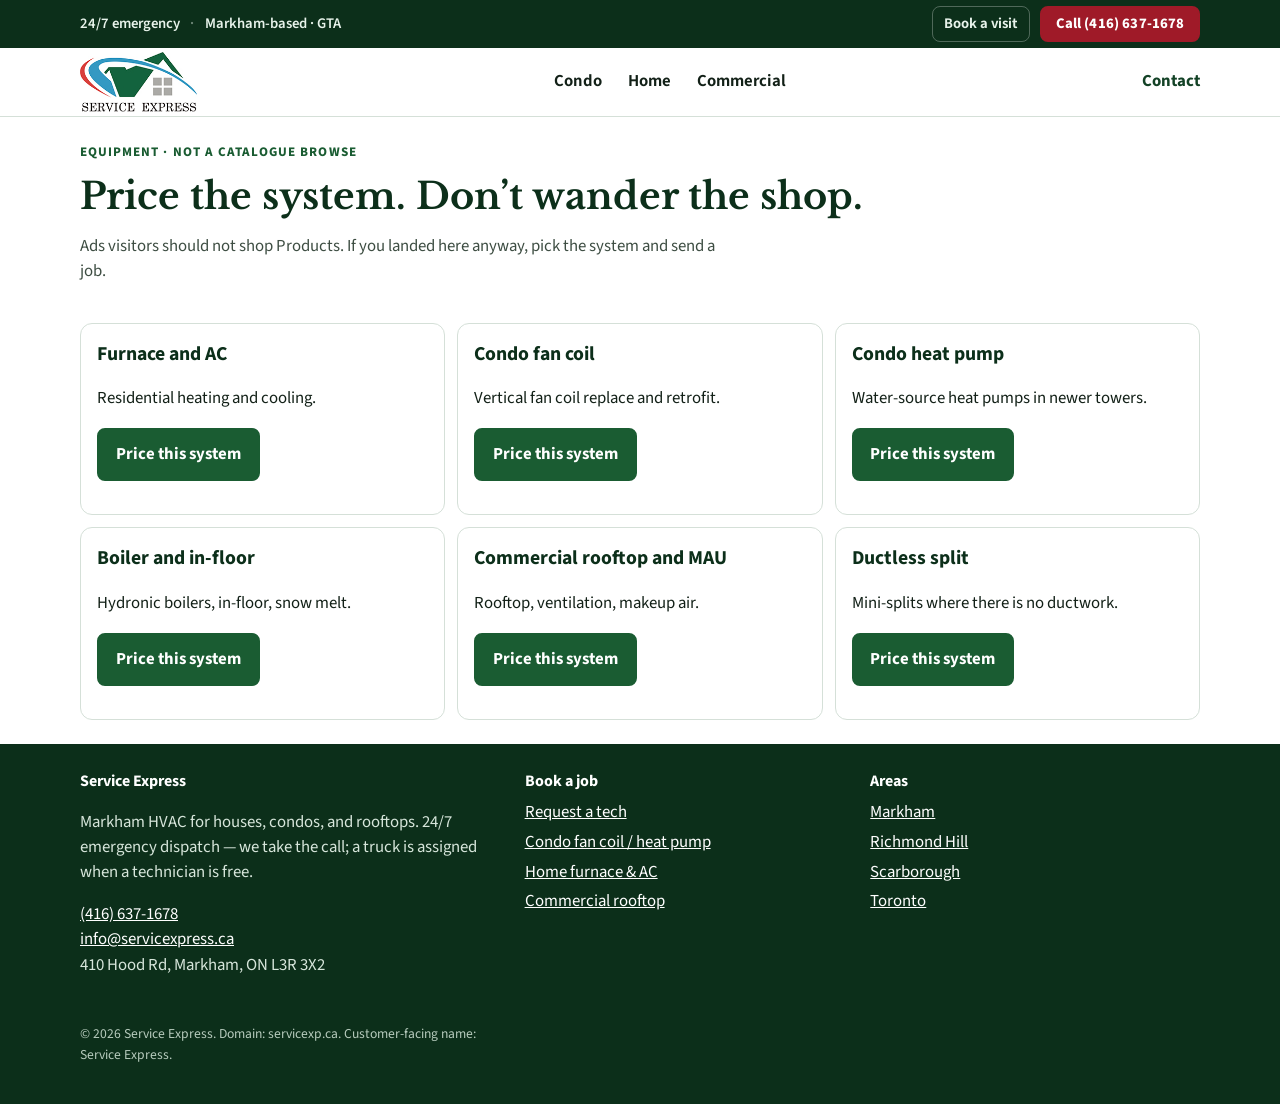
<file: preview/pages/hvac-products.html>
<!doctype html>
<html lang="en-CA">
<head>
  <meta charset="utf-8">
  <meta name="viewport" content="width=device-width, initial-scale=1">
  <title>Price This HVAC System | Service Express</title>
  <meta name="description" content="Furnace, fan coil, heat pump, rooftop. Call (416) 637-1678.">
  <link rel="canonical" href="https://www.servicexp.ca/pages/hvac-products">
  <link rel="preconnect" href="https://fonts.googleapis.com">
  <link rel="preconnect" href="https://fonts.gstatic.com" crossorigin>
  <link href="https://fonts.googleapis.com/css2?family=Libre+Baskerville:wght@700&family=Source+Sans+3:wght@450;600;650;700;750&display=swap" rel="stylesheet">
  <link rel="stylesheet" href="../assets/theme.css">
  <script type="application/ld+json">
{
  "@context": "https://schema.org",
  "@type": ["HVACBusiness", "LocalBusiness"],
  "name": "Service Express",
  "url": "https://www.servicexp.ca",
  "telephone": "+1-416-637-1678",
  "email": "info@servicexpress.ca",
  "address": {
    "@type": "PostalAddress",
    "streetAddress": "410 Hood Rd",
    "addressLocality": "Markham",
    "addressRegion": "ON",
    "postalCode": "L3R 3X2",
    "addressCountry": "CA"
  },
  "geo": { "@type": "GeoCoordinates", "latitude": 43.824766, "longitude": -79.336890 },
  "areaServed": ["Markham", "Richmond Hill", "Scarborough", "Toronto", "Greater Toronto Area"],
  "aggregateRating": { "@type": "AggregateRating", "ratingValue": "4.8", "bestRating": "5", "reviewCount": "400" }
}
</script>
</head>
<body>
  <a class="skip-link" href="#job-request">Skip to job request</a>
  <div class="sx-sticky">
    <div class="wrap">
      <div class="sx-sticky__meta">
        <span>24/7 emergency</span>
        <span class="sx-sticky__dot hide-sm" aria-hidden="true">·</span>
        <span class="hide-sm">Markham-based · GTA</span>
      </div>
      <div class="sx-sticky__meta">
        <a class="btn-ghost hide-sm" href="../pages/contact-residential-commercial-hvac-company-gta.html#job-request">Book a visit</a>
        <a class="btn-call" href="tel:+14166371678">Call (416) 637-1678</a>
      </div>
    </div>
  </div>
  <header class="sx-header">
    <div class="wrap">
      <a class="logo" href="../index.html"><img src="../assets/logo.png" width="118" height="60" alt="Service Express"></a>
      <nav aria-label="Primary">
        <ul class="nav-doors">
          <li><a href="../pages/condo-hvac-repair-maintenance.html">Condo</a></li>
          <li><a href="../pages/residential-hvac-contractor-gta.html">Home</a></li>
          <li><a href="../pages/commercial-hvac-contractor-gta.html">Commercial</a></li>
        </ul>
      </nav>
      <a class="nav-contact" href="../pages/contact-residential-commercial-hvac-company-gta.html">Contact</a>
      <button class="menu-toggle" type="button" data-menu-toggle aria-expanded="false" aria-controls="mobile-nav">Menu</button>
    </div>
    <div id="mobile-nav" class="nav-panel" data-nav-panel hidden>
      <a href="../pages/condo-hvac-repair-maintenance.html">Condo</a>
      <a href="../pages/residential-hvac-contractor-gta.html">Home</a>
      <a href="../pages/commercial-hvac-contractor-gta.html">Commercial</a>
      <a href="../pages/contact-residential-commercial-hvac-company-gta.html">Contact</a>
      <a href="tel:+14166371678">Call (416) 637-1678</a>
    </div>
  </header>
  <main id="main">

<section class="page-hero">
  <div class="wrap">
    <p class="kicker">Equipment · not a catalogue browse</p>
    <h1>Price the system. Don’t wander the shop.</h1>
    <p class="lede">Ads visitors should not shop Products. If you landed here anyway, pick the system and send a job.</p>
  </div>
</section>
<section>
  <div class="wrap">
    <div class="product-grid">
      <article class="door"><h3>Furnace and AC</h3><p>Residential heating and cooling.</p><p><a class="btn-primary" href="contact-residential-commercial-hvac-company-gta.html?product=furnace&amp;job=install#job-request">Price this system</a></p></article>
      <article class="door"><h3>Condo fan coil</h3><p>Vertical fan coil replace and retrofit.</p><p><a class="btn-primary" href="contact-residential-commercial-hvac-company-gta.html?product=fan-coil&amp;job=condo#job-request">Price this system</a></p></article>
      <article class="door"><h3>Condo heat pump</h3><p>Water-source heat pumps in newer towers.</p><p><a class="btn-primary" href="contact-residential-commercial-hvac-company-gta.html?product=wshp&amp;job=condo#job-request">Price this system</a></p></article>
      <article class="door"><h3>Boiler and in-floor</h3><p>Hydronic boilers, in-floor, snow melt.</p><p><a class="btn-primary" href="contact-residential-commercial-hvac-company-gta.html?product=boiler&amp;job=install#job-request">Price this system</a></p></article>
      <article class="door"><h3>Commercial rooftop and MAU</h3><p>Rooftop, ventilation, makeup air.</p><p><a class="btn-primary" href="contact-residential-commercial-hvac-company-gta.html?product=rtu&amp;job=commercial#job-request">Price this system</a></p></article>
      <article class="door"><h3>Ductless split</h3><p>Mini-splits where there is no ductwork.</p><p><a class="btn-primary" href="contact-residential-commercial-hvac-company-gta.html?product=ductless&amp;job=install#job-request">Price this system</a></p></article>
    </div>
  </div>
</section>

  </main>
  <footer class="sx-footer">
    <div class="wrap">
      <div>
        <h2>Service Express</h2>
        <p>Markham HVAC for houses, condos, and rooftops. 24/7 emergency dispatch — we take the call; a truck is assigned when a technician is free.</p>
        <p><a href="tel:+14166371678">(416) 637-1678</a><br><a href="mailto:info@servicexpress.ca">info@servicexpress.ca</a><br>410 Hood Rd, Markham, ON L3R 3X2</p>
      </div>
      <div>
        <h3>Book a job</h3>
        <ul>
          <li><a href="../pages/contact-residential-commercial-hvac-company-gta.html">Request a tech</a></li>
          <li><a href="../pages/condo-hvac-repair-maintenance.html">Condo fan coil / heat pump</a></li>
          <li><a href="../pages/residential-hvac-contractor-gta.html">Home furnace &amp; AC</a></li>
          <li><a href="../pages/commercial-hvac-contractor-gta.html">Commercial rooftop</a></li>
        </ul>
      </div>
      <div>
        <h3>Areas</h3>
        <ul>
          <li><a href="../pages/service-areas/hvac-contractor-markham-on.html">Markham</a></li>
          <li><a href="../pages/service-areas/hvac-contractor-richmond-hill-on.html">Richmond Hill</a></li>
          <li><a href="../pages/service-areas/hvac-contractor-scarborough-on.html">Scarborough</a></li>
          <li><a href="../pages/service-areas/hvac-contractor-toronto-on.html">Toronto</a></li>
        </ul>
      </div>
    </div>
    <div class="wrap legal">
      <p>© 2026 Service Express. Domain: servicexp.ca. Customer-facing name: Service Express.</p>
    </div>
  </footer>
  <div class="dock" role="navigation" aria-label="Call or book">
    <a class="btn-call" href="tel:+14166371678">Call (416) 637-1678</a>
    <a class="btn-primary" href="../pages/contact-residential-commercial-hvac-company-gta.html#job-request">Request a tech</a>
  </div>
  <script src="../assets/theme.js"></script>
</body>
</html>
</file>
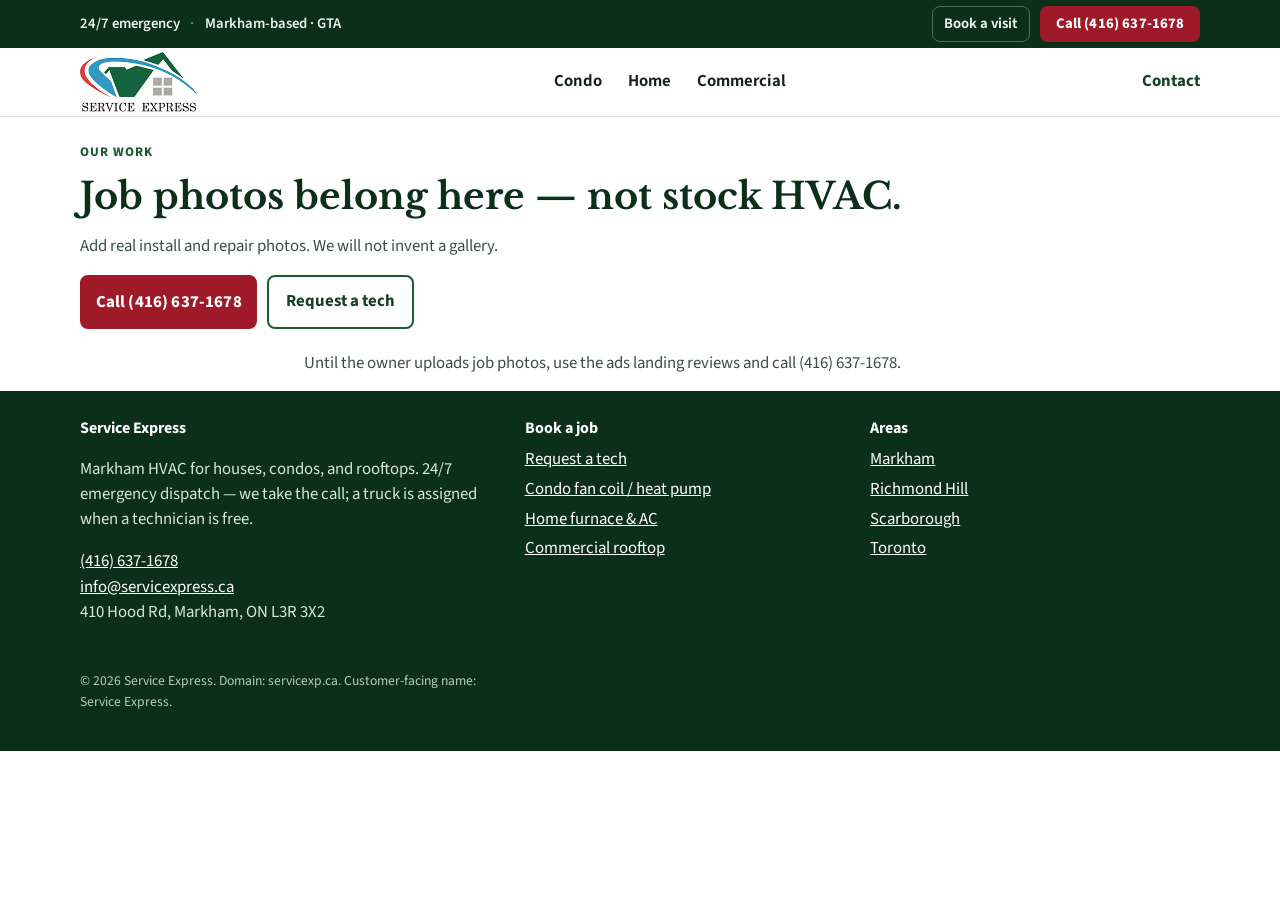
<file: preview/pages/markham-hvac-company-work.html>
<!doctype html>
<html lang="en-CA">
<head>
  <meta charset="utf-8">
  <meta name="viewport" content="width=device-width, initial-scale=1">
  <title>Our Work | Service Express</title>
  <meta name="description" content="Job photos belong here — not stock HVAC.">
  <link rel="canonical" href="https://www.servicexp.ca/pages/markham-hvac-company-work">
  <link rel="preconnect" href="https://fonts.googleapis.com">
  <link rel="preconnect" href="https://fonts.gstatic.com" crossorigin>
  <link href="https://fonts.googleapis.com/css2?family=Libre+Baskerville:wght@700&family=Source+Sans+3:wght@450;600;650;700;750&display=swap" rel="stylesheet">
  <link rel="stylesheet" href="../assets/theme.css">
  <script type="application/ld+json">
{
  "@context": "https://schema.org",
  "@type": ["HVACBusiness", "LocalBusiness"],
  "name": "Service Express",
  "url": "https://www.servicexp.ca",
  "telephone": "+1-416-637-1678",
  "email": "info@servicexpress.ca",
  "address": {
    "@type": "PostalAddress",
    "streetAddress": "410 Hood Rd",
    "addressLocality": "Markham",
    "addressRegion": "ON",
    "postalCode": "L3R 3X2",
    "addressCountry": "CA"
  },
  "geo": { "@type": "GeoCoordinates", "latitude": 43.824766, "longitude": -79.336890 },
  "areaServed": ["Markham", "Richmond Hill", "Scarborough", "Toronto", "Greater Toronto Area"],
  "aggregateRating": { "@type": "AggregateRating", "ratingValue": "4.8", "bestRating": "5", "reviewCount": "400" }
}
</script>
</head>
<body>
  <a class="skip-link" href="#job-request">Skip to job request</a>
  <div class="sx-sticky">
    <div class="wrap">
      <div class="sx-sticky__meta">
        <span>24/7 emergency</span>
        <span class="sx-sticky__dot hide-sm" aria-hidden="true">·</span>
        <span class="hide-sm">Markham-based · GTA</span>
      </div>
      <div class="sx-sticky__meta">
        <a class="btn-ghost hide-sm" href="../pages/contact-residential-commercial-hvac-company-gta.html#job-request">Book a visit</a>
        <a class="btn-call" href="tel:+14166371678">Call (416) 637-1678</a>
      </div>
    </div>
  </div>
  <header class="sx-header">
    <div class="wrap">
      <a class="logo" href="../index.html"><img src="../assets/logo.png" width="118" height="60" alt="Service Express"></a>
      <nav aria-label="Primary">
        <ul class="nav-doors">
          <li><a href="../pages/condo-hvac-repair-maintenance.html">Condo</a></li>
          <li><a href="../pages/residential-hvac-contractor-gta.html">Home</a></li>
          <li><a href="../pages/commercial-hvac-contractor-gta.html">Commercial</a></li>
        </ul>
      </nav>
      <a class="nav-contact" href="../pages/contact-residential-commercial-hvac-company-gta.html">Contact</a>
      <button class="menu-toggle" type="button" data-menu-toggle aria-expanded="false" aria-controls="mobile-nav">Menu</button>
    </div>
    <div id="mobile-nav" class="nav-panel" data-nav-panel hidden>
      <a href="../pages/condo-hvac-repair-maintenance.html">Condo</a>
      <a href="../pages/residential-hvac-contractor-gta.html">Home</a>
      <a href="../pages/commercial-hvac-contractor-gta.html">Commercial</a>
      <a href="../pages/contact-residential-commercial-hvac-company-gta.html">Contact</a>
      <a href="tel:+14166371678">Call (416) 637-1678</a>
    </div>
  </header>
  <main id="main">

<section class="page-hero">
  <div class="wrap">
    <p class="kicker">Our work</p>
    <h1>Job photos belong here — not stock HVAC.</h1>
    <p class="lede">Add real install and repair photos. We will not invent a gallery.</p>
    <div class="hero__actions">
      <a class="btn-call" href="tel:+14166371678">Call (416) 637-1678</a>
      <a class="btn-outline" href="contact-residential-commercial-hvac-company-gta.html#job-request">Request a tech</a>
    </div>
  </div>
</section>
<section>
  <div class="wrap prose"><p>Until the owner uploads job photos, use the ads landing reviews and call (416) 637-1678.</p></div>
</section>

  </main>
  <footer class="sx-footer">
    <div class="wrap">
      <div>
        <h2>Service Express</h2>
        <p>Markham HVAC for houses, condos, and rooftops. 24/7 emergency dispatch — we take the call; a truck is assigned when a technician is free.</p>
        <p><a href="tel:+14166371678">(416) 637-1678</a><br><a href="mailto:info@servicexpress.ca">info@servicexpress.ca</a><br>410 Hood Rd, Markham, ON L3R 3X2</p>
      </div>
      <div>
        <h3>Book a job</h3>
        <ul>
          <li><a href="../pages/contact-residential-commercial-hvac-company-gta.html">Request a tech</a></li>
          <li><a href="../pages/condo-hvac-repair-maintenance.html">Condo fan coil / heat pump</a></li>
          <li><a href="../pages/residential-hvac-contractor-gta.html">Home furnace &amp; AC</a></li>
          <li><a href="../pages/commercial-hvac-contractor-gta.html">Commercial rooftop</a></li>
        </ul>
      </div>
      <div>
        <h3>Areas</h3>
        <ul>
          <li><a href="../pages/service-areas/hvac-contractor-markham-on.html">Markham</a></li>
          <li><a href="../pages/service-areas/hvac-contractor-richmond-hill-on.html">Richmond Hill</a></li>
          <li><a href="../pages/service-areas/hvac-contractor-scarborough-on.html">Scarborough</a></li>
          <li><a href="../pages/service-areas/hvac-contractor-toronto-on.html">Toronto</a></li>
        </ul>
      </div>
    </div>
    <div class="wrap legal">
      <p>© 2026 Service Express. Domain: servicexp.ca. Customer-facing name: Service Express.</p>
    </div>
  </footer>
  <div class="dock" role="navigation" aria-label="Call or book">
    <a class="btn-call" href="tel:+14166371678">Call (416) 637-1678</a>
    <a class="btn-primary" href="../pages/contact-residential-commercial-hvac-company-gta.html#job-request">Request a tech</a>
  </div>
  <script src="../assets/theme.js"></script>
</body>
</html>
</file>
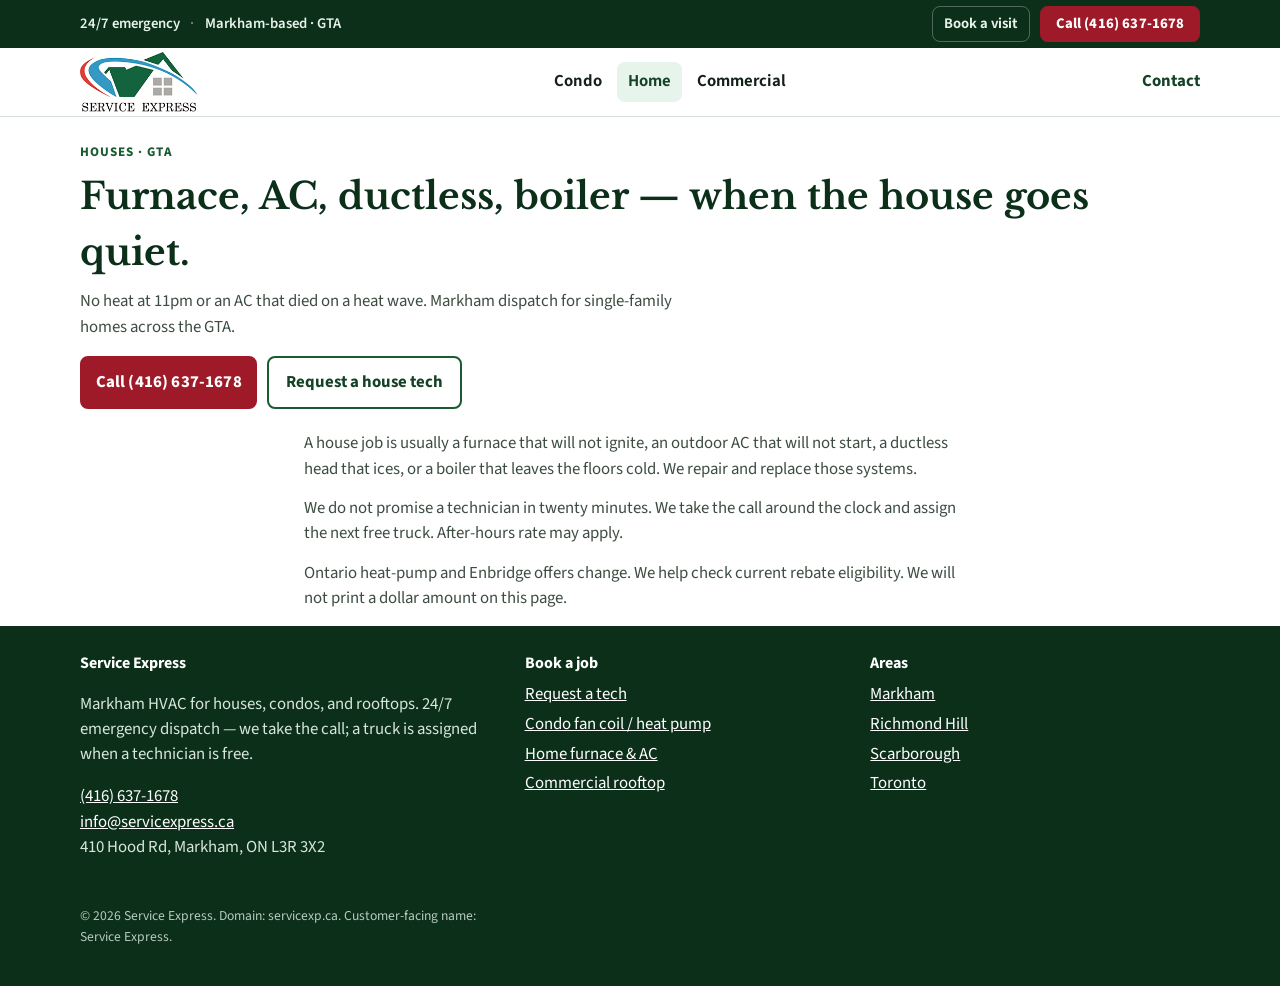
<file: preview/pages/residential-hvac-contractor-gta.html>
<!doctype html>
<html lang="en-CA">
<head>
  <meta charset="utf-8">
  <meta name="viewport" content="width=device-width, initial-scale=1">
  <title>House Furnace & AC Repair GTA | Service Express</title>
  <meta name="description" content="Furnace, AC, ductless, boiler. Call (416) 637-1678.">
  <link rel="canonical" href="https://www.servicexp.ca/pages/residential-hvac-contractor-gta">
  <link rel="preconnect" href="https://fonts.googleapis.com">
  <link rel="preconnect" href="https://fonts.gstatic.com" crossorigin>
  <link href="https://fonts.googleapis.com/css2?family=Libre+Baskerville:wght@700&family=Source+Sans+3:wght@450;600;650;700;750&display=swap" rel="stylesheet">
  <link rel="stylesheet" href="../assets/theme.css">
  <script type="application/ld+json">
{
  "@context": "https://schema.org",
  "@type": ["HVACBusiness", "LocalBusiness"],
  "name": "Service Express",
  "url": "https://www.servicexp.ca",
  "telephone": "+1-416-637-1678",
  "email": "info@servicexpress.ca",
  "address": {
    "@type": "PostalAddress",
    "streetAddress": "410 Hood Rd",
    "addressLocality": "Markham",
    "addressRegion": "ON",
    "postalCode": "L3R 3X2",
    "addressCountry": "CA"
  },
  "geo": { "@type": "GeoCoordinates", "latitude": 43.824766, "longitude": -79.336890 },
  "areaServed": ["Markham", "Richmond Hill", "Scarborough", "Toronto", "Greater Toronto Area"],
  "aggregateRating": { "@type": "AggregateRating", "ratingValue": "4.8", "bestRating": "5", "reviewCount": "400" }
}
</script>
</head>
<body>
  <a class="skip-link" href="#job-request">Skip to job request</a>
  <div class="sx-sticky">
    <div class="wrap">
      <div class="sx-sticky__meta">
        <span>24/7 emergency</span>
        <span class="sx-sticky__dot hide-sm" aria-hidden="true">·</span>
        <span class="hide-sm">Markham-based · GTA</span>
      </div>
      <div class="sx-sticky__meta">
        <a class="btn-ghost hide-sm" href="../pages/contact-residential-commercial-hvac-company-gta.html#job-request">Book a visit</a>
        <a class="btn-call" href="tel:+14166371678">Call (416) 637-1678</a>
      </div>
    </div>
  </div>
  <header class="sx-header">
    <div class="wrap">
      <a class="logo" href="../index.html"><img src="../assets/logo.png" width="118" height="60" alt="Service Express"></a>
      <nav aria-label="Primary">
        <ul class="nav-doors">
          <li><a href="../pages/condo-hvac-repair-maintenance.html">Condo</a></li>
          <li><a href="../pages/residential-hvac-contractor-gta.html" aria-current="page">Home</a></li>
          <li><a href="../pages/commercial-hvac-contractor-gta.html">Commercial</a></li>
        </ul>
      </nav>
      <a class="nav-contact" href="../pages/contact-residential-commercial-hvac-company-gta.html">Contact</a>
      <button class="menu-toggle" type="button" data-menu-toggle aria-expanded="false" aria-controls="mobile-nav">Menu</button>
    </div>
    <div id="mobile-nav" class="nav-panel" data-nav-panel hidden>
      <a href="../pages/condo-hvac-repair-maintenance.html">Condo</a>
      <a href="../pages/residential-hvac-contractor-gta.html">Home</a>
      <a href="../pages/commercial-hvac-contractor-gta.html">Commercial</a>
      <a href="../pages/contact-residential-commercial-hvac-company-gta.html">Contact</a>
      <a href="tel:+14166371678">Call (416) 637-1678</a>
    </div>
  </header>
  <main id="main">

<section class="page-hero">
  <div class="wrap">
    <p class="kicker">Houses · GTA</p>
    <h1>Furnace, AC, ductless, boiler — when the house goes quiet.</h1>
    <p class="lede">No heat at 11pm or an AC that died on a heat wave. Markham dispatch for single-family homes across the GTA.</p>
    <div class="hero__actions">
      <a class="btn-call" href="tel:+14166371678">Call (416) 637-1678</a>
      <a class="btn-outline" href="contact-residential-commercial-hvac-company-gta.html?job=heat&amp;property=house#job-request">Request a house tech</a>
    </div>
  </div>
</section>
<section>
  <div class="wrap prose"><p>A house job is usually a furnace that will not ignite, an outdoor AC that will not start, a ductless head that ices, or a boiler that leaves the floors cold. We repair and replace those systems.</p><p>We do not promise a technician in twenty minutes. We take the call around the clock and assign the next free truck. After-hours rate may apply.</p><p>Ontario heat-pump and Enbridge offers change. We help check current rebate eligibility. We will not print a dollar amount on this page.</p></div>
</section>

  </main>
  <footer class="sx-footer">
    <div class="wrap">
      <div>
        <h2>Service Express</h2>
        <p>Markham HVAC for houses, condos, and rooftops. 24/7 emergency dispatch — we take the call; a truck is assigned when a technician is free.</p>
        <p><a href="tel:+14166371678">(416) 637-1678</a><br><a href="mailto:info@servicexpress.ca">info@servicexpress.ca</a><br>410 Hood Rd, Markham, ON L3R 3X2</p>
      </div>
      <div>
        <h3>Book a job</h3>
        <ul>
          <li><a href="../pages/contact-residential-commercial-hvac-company-gta.html">Request a tech</a></li>
          <li><a href="../pages/condo-hvac-repair-maintenance.html">Condo fan coil / heat pump</a></li>
          <li><a href="../pages/residential-hvac-contractor-gta.html">Home furnace &amp; AC</a></li>
          <li><a href="../pages/commercial-hvac-contractor-gta.html">Commercial rooftop</a></li>
        </ul>
      </div>
      <div>
        <h3>Areas</h3>
        <ul>
          <li><a href="../pages/service-areas/hvac-contractor-markham-on.html">Markham</a></li>
          <li><a href="../pages/service-areas/hvac-contractor-richmond-hill-on.html">Richmond Hill</a></li>
          <li><a href="../pages/service-areas/hvac-contractor-scarborough-on.html">Scarborough</a></li>
          <li><a href="../pages/service-areas/hvac-contractor-toronto-on.html">Toronto</a></li>
        </ul>
      </div>
    </div>
    <div class="wrap legal">
      <p>© 2026 Service Express. Domain: servicexp.ca. Customer-facing name: Service Express.</p>
    </div>
  </footer>
  <div class="dock" role="navigation" aria-label="Call or book">
    <a class="btn-call" href="tel:+14166371678">Call (416) 637-1678</a>
    <a class="btn-primary" href="../pages/contact-residential-commercial-hvac-company-gta.html#job-request">Request a tech</a>
  </div>
  <script src="../assets/theme.js"></script>
</body>
</html>
</file>
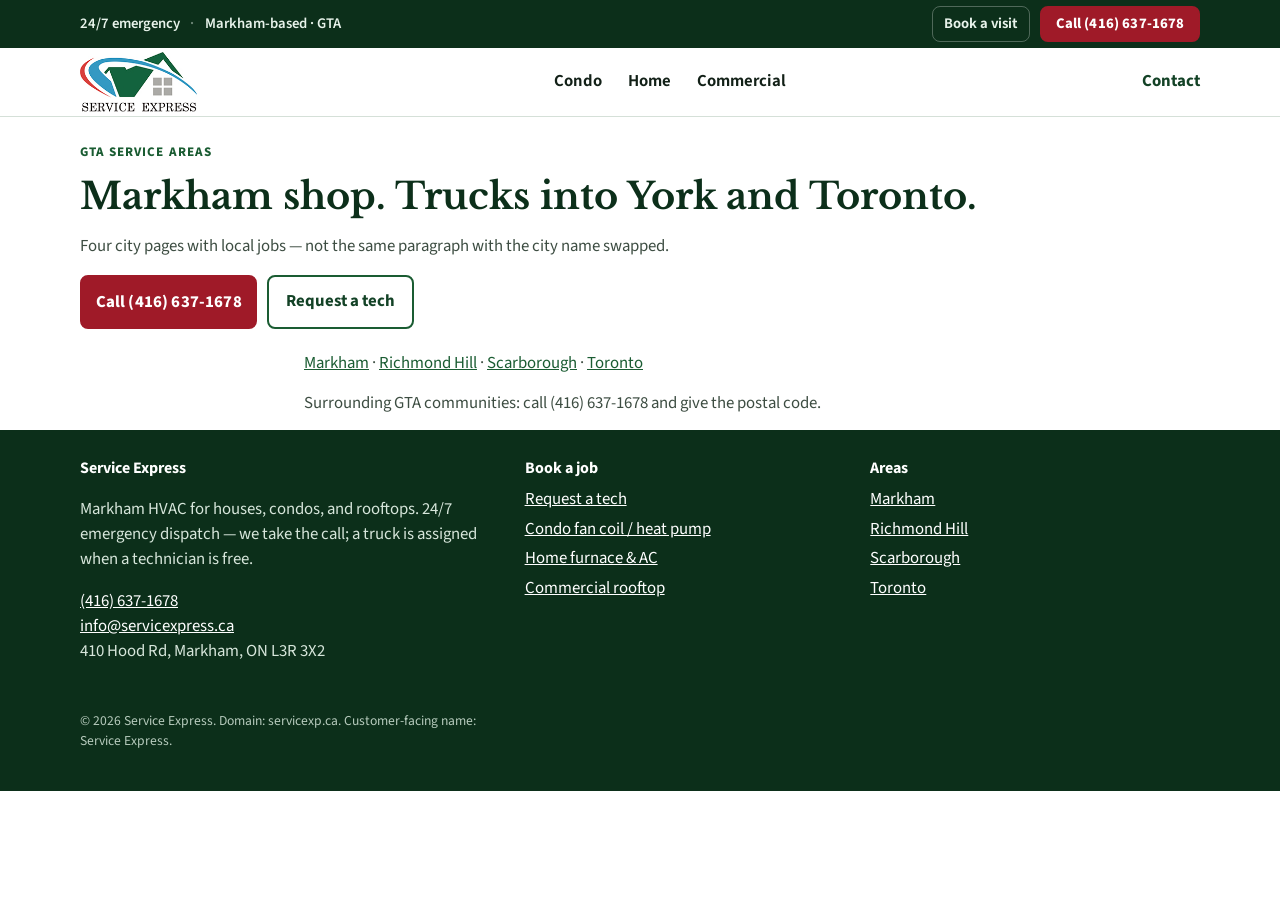
<file: preview/pages/service-areas.html>
<!doctype html>
<html lang="en-CA">
<head>
  <meta charset="utf-8">
  <meta name="viewport" content="width=device-width, initial-scale=1">
  <title>GTA HVAC Service Areas | Service Express</title>
  <meta name="description" content="Markham, Richmond Hill, Scarborough, Toronto.">
  <link rel="canonical" href="https://www.servicexp.ca/pages/service-areas">
  <link rel="preconnect" href="https://fonts.googleapis.com">
  <link rel="preconnect" href="https://fonts.gstatic.com" crossorigin>
  <link href="https://fonts.googleapis.com/css2?family=Libre+Baskerville:wght@700&family=Source+Sans+3:wght@450;600;650;700;750&display=swap" rel="stylesheet">
  <link rel="stylesheet" href="../assets/theme.css">
  <script type="application/ld+json">
{
  "@context": "https://schema.org",
  "@type": ["HVACBusiness", "LocalBusiness"],
  "name": "Service Express",
  "url": "https://www.servicexp.ca",
  "telephone": "+1-416-637-1678",
  "email": "info@servicexpress.ca",
  "address": {
    "@type": "PostalAddress",
    "streetAddress": "410 Hood Rd",
    "addressLocality": "Markham",
    "addressRegion": "ON",
    "postalCode": "L3R 3X2",
    "addressCountry": "CA"
  },
  "geo": { "@type": "GeoCoordinates", "latitude": 43.824766, "longitude": -79.336890 },
  "areaServed": ["Markham", "Richmond Hill", "Scarborough", "Toronto", "Greater Toronto Area"],
  "aggregateRating": { "@type": "AggregateRating", "ratingValue": "4.8", "bestRating": "5", "reviewCount": "400" }
}
</script>
</head>
<body>
  <a class="skip-link" href="#job-request">Skip to job request</a>
  <div class="sx-sticky">
    <div class="wrap">
      <div class="sx-sticky__meta">
        <span>24/7 emergency</span>
        <span class="sx-sticky__dot hide-sm" aria-hidden="true">·</span>
        <span class="hide-sm">Markham-based · GTA</span>
      </div>
      <div class="sx-sticky__meta">
        <a class="btn-ghost hide-sm" href="../pages/contact-residential-commercial-hvac-company-gta.html#job-request">Book a visit</a>
        <a class="btn-call" href="tel:+14166371678">Call (416) 637-1678</a>
      </div>
    </div>
  </div>
  <header class="sx-header">
    <div class="wrap">
      <a class="logo" href="../index.html"><img src="../assets/logo.png" width="118" height="60" alt="Service Express"></a>
      <nav aria-label="Primary">
        <ul class="nav-doors">
          <li><a href="../pages/condo-hvac-repair-maintenance.html">Condo</a></li>
          <li><a href="../pages/residential-hvac-contractor-gta.html">Home</a></li>
          <li><a href="../pages/commercial-hvac-contractor-gta.html">Commercial</a></li>
        </ul>
      </nav>
      <a class="nav-contact" href="../pages/contact-residential-commercial-hvac-company-gta.html">Contact</a>
      <button class="menu-toggle" type="button" data-menu-toggle aria-expanded="false" aria-controls="mobile-nav">Menu</button>
    </div>
    <div id="mobile-nav" class="nav-panel" data-nav-panel hidden>
      <a href="../pages/condo-hvac-repair-maintenance.html">Condo</a>
      <a href="../pages/residential-hvac-contractor-gta.html">Home</a>
      <a href="../pages/commercial-hvac-contractor-gta.html">Commercial</a>
      <a href="../pages/contact-residential-commercial-hvac-company-gta.html">Contact</a>
      <a href="tel:+14166371678">Call (416) 637-1678</a>
    </div>
  </header>
  <main id="main">

<section class="page-hero">
  <div class="wrap">
    <p class="kicker">GTA service areas</p>
    <h1>Markham shop. Trucks into York and Toronto.</h1>
    <p class="lede">Four city pages with local jobs — not the same paragraph with the city name swapped.</p>
    <div class="hero__actions">
      <a class="btn-call" href="tel:+14166371678">Call (416) 637-1678</a>
      <a class="btn-outline" href="contact-residential-commercial-hvac-company-gta.html#job-request">Request a tech</a>
    </div>
  </div>
</section>
<section>
  <div class="wrap prose"><p><a href="service-areas/hvac-contractor-markham-on.html">Markham</a> · <a href="service-areas/hvac-contractor-richmond-hill-on.html">Richmond Hill</a> · <a href="service-areas/hvac-contractor-scarborough-on.html">Scarborough</a> · <a href="service-areas/hvac-contractor-toronto-on.html">Toronto</a></p>
<p>Surrounding GTA communities: call (416) 637-1678 and give the postal code.</p></div>
</section>

  </main>
  <footer class="sx-footer">
    <div class="wrap">
      <div>
        <h2>Service Express</h2>
        <p>Markham HVAC for houses, condos, and rooftops. 24/7 emergency dispatch — we take the call; a truck is assigned when a technician is free.</p>
        <p><a href="tel:+14166371678">(416) 637-1678</a><br><a href="mailto:info@servicexpress.ca">info@servicexpress.ca</a><br>410 Hood Rd, Markham, ON L3R 3X2</p>
      </div>
      <div>
        <h3>Book a job</h3>
        <ul>
          <li><a href="../pages/contact-residential-commercial-hvac-company-gta.html">Request a tech</a></li>
          <li><a href="../pages/condo-hvac-repair-maintenance.html">Condo fan coil / heat pump</a></li>
          <li><a href="../pages/residential-hvac-contractor-gta.html">Home furnace &amp; AC</a></li>
          <li><a href="../pages/commercial-hvac-contractor-gta.html">Commercial rooftop</a></li>
        </ul>
      </div>
      <div>
        <h3>Areas</h3>
        <ul>
          <li><a href="../pages/service-areas/hvac-contractor-markham-on.html">Markham</a></li>
          <li><a href="../pages/service-areas/hvac-contractor-richmond-hill-on.html">Richmond Hill</a></li>
          <li><a href="../pages/service-areas/hvac-contractor-scarborough-on.html">Scarborough</a></li>
          <li><a href="../pages/service-areas/hvac-contractor-toronto-on.html">Toronto</a></li>
        </ul>
      </div>
    </div>
    <div class="wrap legal">
      <p>© 2026 Service Express. Domain: servicexp.ca. Customer-facing name: Service Express.</p>
    </div>
  </footer>
  <div class="dock" role="navigation" aria-label="Call or book">
    <a class="btn-call" href="tel:+14166371678">Call (416) 637-1678</a>
    <a class="btn-primary" href="../pages/contact-residential-commercial-hvac-company-gta.html#job-request">Request a tech</a>
  </div>
  <script src="../assets/theme.js"></script>
</body>
</html>
</file>
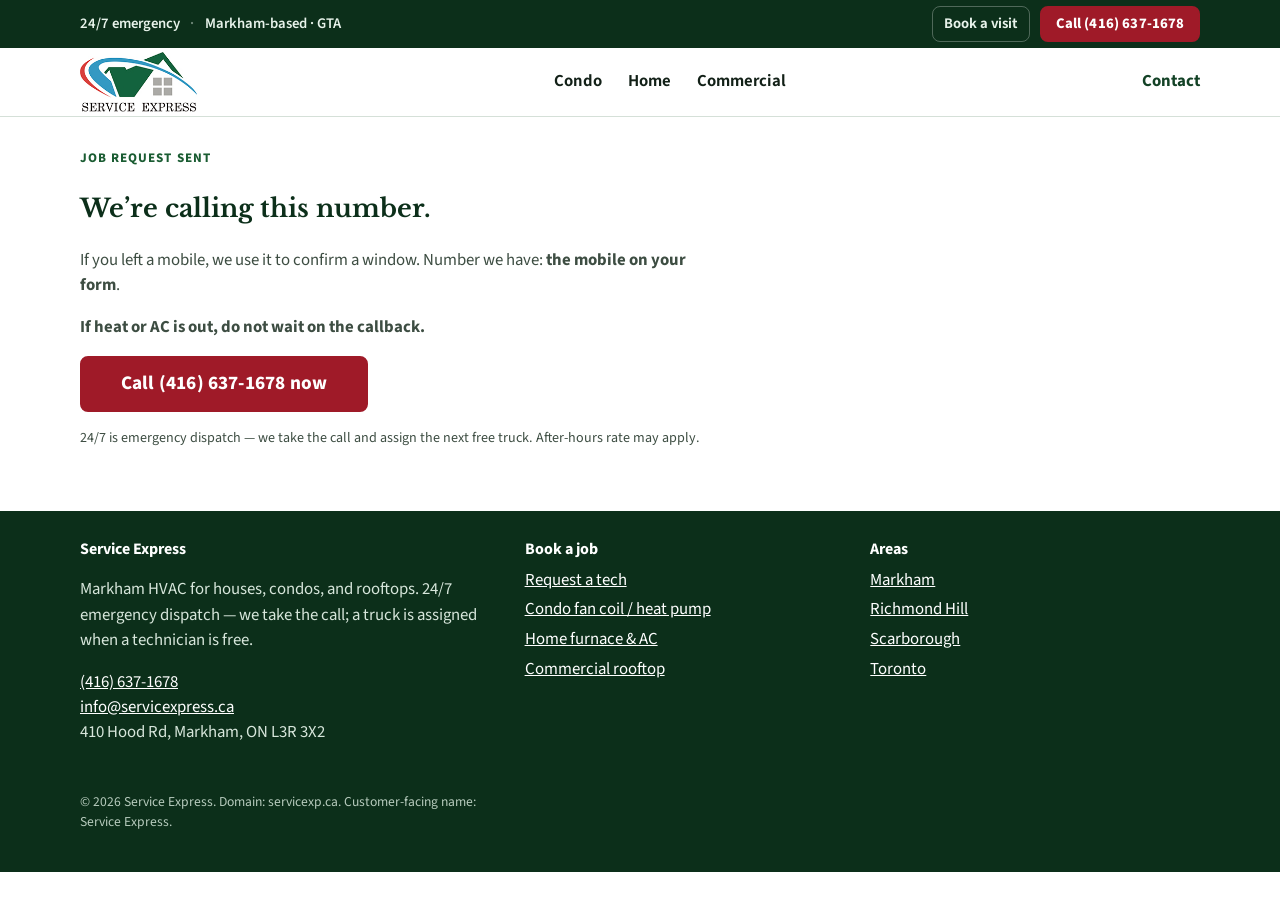
<file: preview/pages/thank-you.html>
<!doctype html>
<html lang="en-CA">
<head>
  <meta charset="utf-8">
  <meta name="viewport" content="width=device-width, initial-scale=1">
  <title>We’re calling you | Service Express</title>
  <meta name="description" content="If heat or AC is out, call (416) 637-1678 now.">
  <link rel="canonical" href="https://www.servicexp.ca/pages/thank-you">
  <link rel="preconnect" href="https://fonts.googleapis.com">
  <link rel="preconnect" href="https://fonts.gstatic.com" crossorigin>
  <link href="https://fonts.googleapis.com/css2?family=Libre+Baskerville:wght@700&family=Source+Sans+3:wght@450;600;650;700;750&display=swap" rel="stylesheet">
  <link rel="stylesheet" href="../assets/theme.css">
  <script type="application/ld+json">
{
  "@context": "https://schema.org",
  "@type": ["HVACBusiness", "LocalBusiness"],
  "name": "Service Express",
  "url": "https://www.servicexp.ca",
  "telephone": "+1-416-637-1678",
  "email": "info@servicexpress.ca",
  "address": {
    "@type": "PostalAddress",
    "streetAddress": "410 Hood Rd",
    "addressLocality": "Markham",
    "addressRegion": "ON",
    "postalCode": "L3R 3X2",
    "addressCountry": "CA"
  },
  "geo": { "@type": "GeoCoordinates", "latitude": 43.824766, "longitude": -79.336890 },
  "areaServed": ["Markham", "Richmond Hill", "Scarborough", "Toronto", "Greater Toronto Area"],
  "aggregateRating": { "@type": "AggregateRating", "ratingValue": "4.8", "bestRating": "5", "reviewCount": "400" }
}
</script>
</head>
<body>
  <a class="skip-link" href="#job-request">Skip to job request</a>
  <div class="sx-sticky">
    <div class="wrap">
      <div class="sx-sticky__meta">
        <span>24/7 emergency</span>
        <span class="sx-sticky__dot hide-sm" aria-hidden="true">·</span>
        <span class="hide-sm">Markham-based · GTA</span>
      </div>
      <div class="sx-sticky__meta">
        <a class="btn-ghost hide-sm" href="../pages/contact-residential-commercial-hvac-company-gta.html#job-request">Book a visit</a>
        <a class="btn-call" href="tel:+14166371678">Call (416) 637-1678</a>
      </div>
    </div>
  </div>
  <header class="sx-header">
    <div class="wrap">
      <a class="logo" href="../index.html"><img src="../assets/logo.png" width="118" height="60" alt="Service Express"></a>
      <nav aria-label="Primary">
        <ul class="nav-doors">
          <li><a href="../pages/condo-hvac-repair-maintenance.html">Condo</a></li>
          <li><a href="../pages/residential-hvac-contractor-gta.html">Home</a></li>
          <li><a href="../pages/commercial-hvac-contractor-gta.html">Commercial</a></li>
        </ul>
      </nav>
      <a class="nav-contact" href="../pages/contact-residential-commercial-hvac-company-gta.html">Contact</a>
      <button class="menu-toggle" type="button" data-menu-toggle aria-expanded="false" aria-controls="mobile-nav">Menu</button>
    </div>
    <div id="mobile-nav" class="nav-panel" data-nav-panel hidden>
      <a href="../pages/condo-hvac-repair-maintenance.html">Condo</a>
      <a href="../pages/residential-hvac-contractor-gta.html">Home</a>
      <a href="../pages/commercial-hvac-contractor-gta.html">Commercial</a>
      <a href="../pages/contact-residential-commercial-hvac-company-gta.html">Contact</a>
      <a href="tel:+14166371678">Call (416) 637-1678</a>
    </div>
  </header>
  <main id="main">

<section class="thanks">
  <div class="wrap">
    <p class="kicker">Job request sent</p>
    <h1>We’re calling this number.</h1>
    <p class="lede">If you left a mobile, we use it to confirm a window. Number we have: <strong data-thanks-number>the mobile on your form</strong>.</p>
    <p class="lede"><strong>If heat or AC is out, do not wait on the callback.</strong></p>
    <a class="btn-call btn-call--xl" href="tel:+14166371678" style="width:auto;min-width:18rem;">Call (416) 637-1678 now</a>
    <p class="hint" style="margin-top:1rem;">24/7 is emergency dispatch — we take the call and assign the next free truck. After-hours rate may apply.</p>
  </div>
</section>

  </main>
  <footer class="sx-footer">
    <div class="wrap">
      <div>
        <h2>Service Express</h2>
        <p>Markham HVAC for houses, condos, and rooftops. 24/7 emergency dispatch — we take the call; a truck is assigned when a technician is free.</p>
        <p><a href="tel:+14166371678">(416) 637-1678</a><br><a href="mailto:info@servicexpress.ca">info@servicexpress.ca</a><br>410 Hood Rd, Markham, ON L3R 3X2</p>
      </div>
      <div>
        <h3>Book a job</h3>
        <ul>
          <li><a href="../pages/contact-residential-commercial-hvac-company-gta.html">Request a tech</a></li>
          <li><a href="../pages/condo-hvac-repair-maintenance.html">Condo fan coil / heat pump</a></li>
          <li><a href="../pages/residential-hvac-contractor-gta.html">Home furnace &amp; AC</a></li>
          <li><a href="../pages/commercial-hvac-contractor-gta.html">Commercial rooftop</a></li>
        </ul>
      </div>
      <div>
        <h3>Areas</h3>
        <ul>
          <li><a href="../pages/service-areas/hvac-contractor-markham-on.html">Markham</a></li>
          <li><a href="../pages/service-areas/hvac-contractor-richmond-hill-on.html">Richmond Hill</a></li>
          <li><a href="../pages/service-areas/hvac-contractor-scarborough-on.html">Scarborough</a></li>
          <li><a href="../pages/service-areas/hvac-contractor-toronto-on.html">Toronto</a></li>
        </ul>
      </div>
    </div>
    <div class="wrap legal">
      <p>© 2026 Service Express. Domain: servicexp.ca. Customer-facing name: Service Express.</p>
    </div>
  </footer>
  <div class="dock" role="navigation" aria-label="Call or book">
    <a class="btn-call" href="tel:+14166371678">Call (416) 637-1678</a>
    <a class="btn-primary" href="../pages/contact-residential-commercial-hvac-company-gta.html#job-request">Request a tech</a>
  </div>
  <script src="../assets/theme.js"></script>
</body>
</html>
</file>
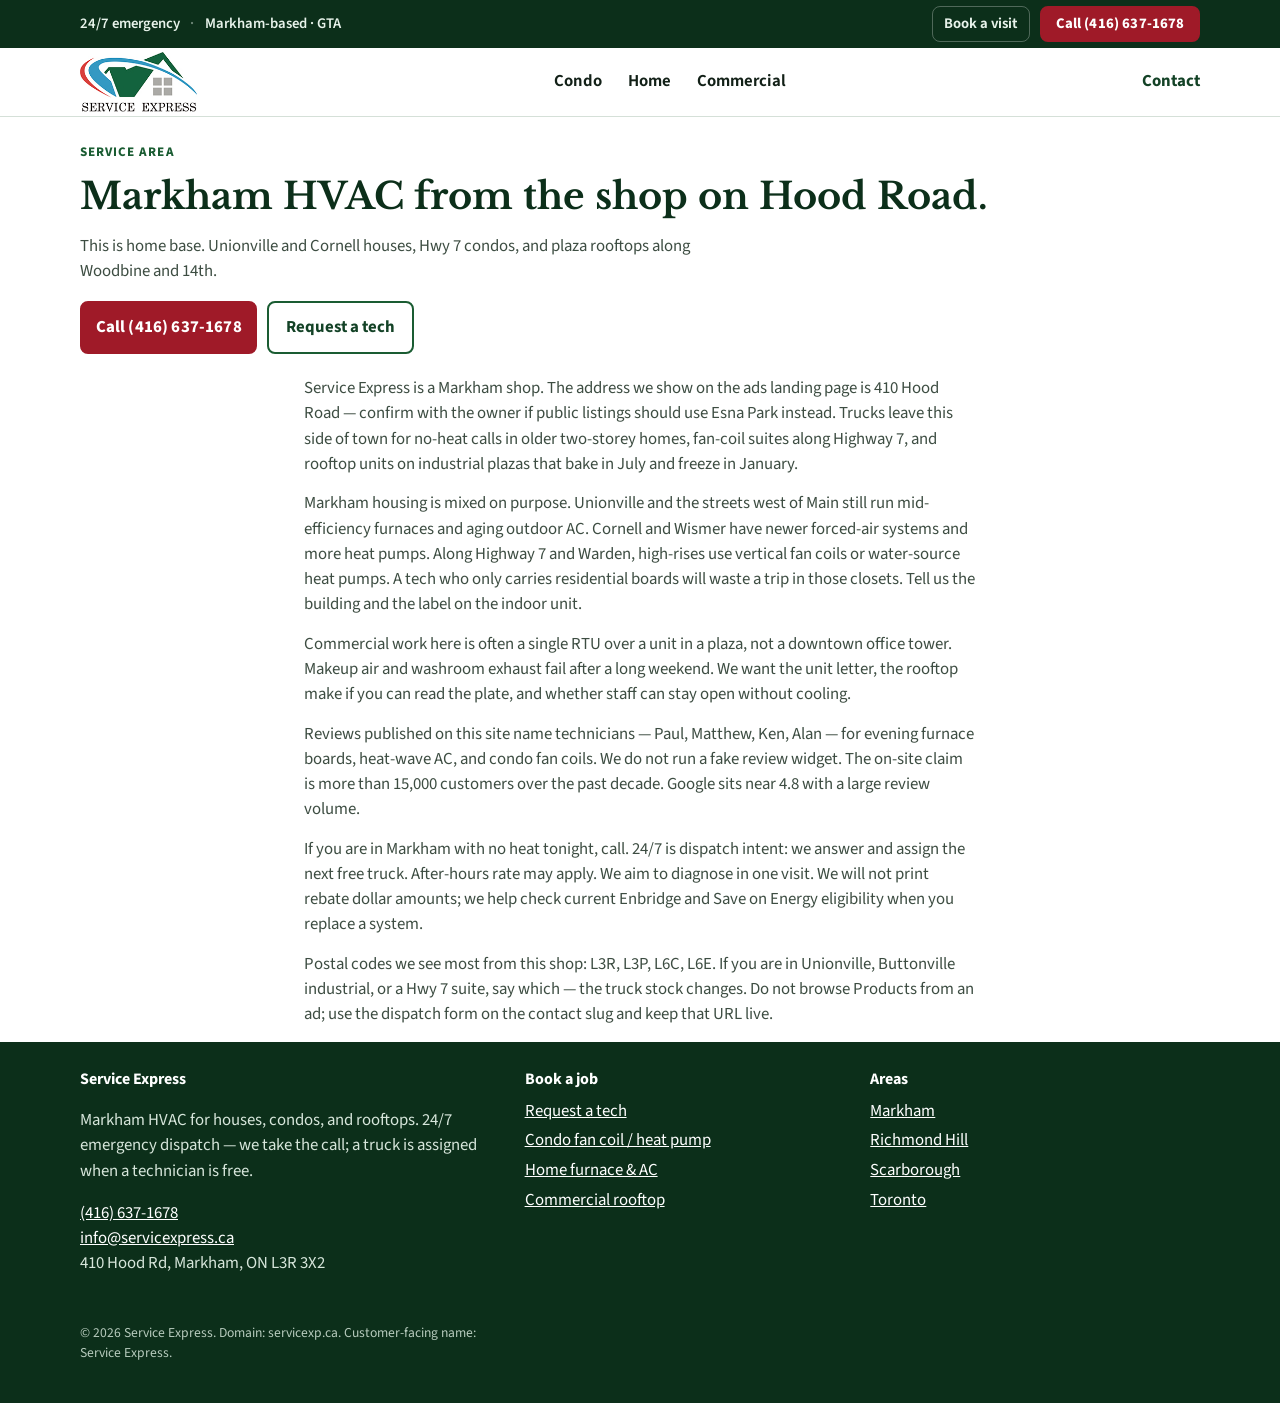
<file: preview/pages/service-areas/hvac-contractor-markham-on.html>
<!doctype html>
<html lang="en-CA">
<head>
  <meta charset="utf-8">
  <meta name="viewport" content="width=device-width, initial-scale=1">
  <title>Markham HVAC Repair | Service Express</title>
  <meta name="description" content="Hood Road shop. Houses, condos, plaza rooftops. Call (416) 637-1678.">
  <link rel="canonical" href="https://www.servicexp.ca/pages/service-areas/hvac-contractor-markham-on">
  <link rel="preconnect" href="https://fonts.googleapis.com">
  <link rel="preconnect" href="https://fonts.gstatic.com" crossorigin>
  <link href="https://fonts.googleapis.com/css2?family=Libre+Baskerville:wght@700&family=Source+Sans+3:wght@450;600;650;700;750&display=swap" rel="stylesheet">
  <link rel="stylesheet" href="../../assets/theme.css">
  
</head>
<body>
  <a class="skip-link" href="#job-request">Skip to job request</a>
  <div class="sx-sticky">
    <div class="wrap">
      <div class="sx-sticky__meta">
        <span>24/7 emergency</span>
        <span class="sx-sticky__dot hide-sm" aria-hidden="true">·</span>
        <span class="hide-sm">Markham-based · GTA</span>
      </div>
      <div class="sx-sticky__meta">
        <a class="btn-ghost hide-sm" href="../../pages/contact-residential-commercial-hvac-company-gta.html#job-request">Book a visit</a>
        <a class="btn-call" href="tel:+14166371678">Call (416) 637-1678</a>
      </div>
    </div>
  </div>
  <header class="sx-header">
    <div class="wrap">
      <a class="logo" href="../../index.html"><img src="../../assets/logo.png" width="118" height="60" alt="Service Express"></a>
      <nav aria-label="Primary">
        <ul class="nav-doors">
          <li><a href="../../pages/condo-hvac-repair-maintenance.html">Condo</a></li>
          <li><a href="../../pages/residential-hvac-contractor-gta.html">Home</a></li>
          <li><a href="../../pages/commercial-hvac-contractor-gta.html">Commercial</a></li>
        </ul>
      </nav>
      <a class="nav-contact" href="../../pages/contact-residential-commercial-hvac-company-gta.html">Contact</a>
      <button class="menu-toggle" type="button" data-menu-toggle aria-expanded="false" aria-controls="mobile-nav">Menu</button>
    </div>
    <div id="mobile-nav" class="nav-panel" data-nav-panel hidden>
      <a href="../../pages/condo-hvac-repair-maintenance.html">Condo</a>
      <a href="../../pages/residential-hvac-contractor-gta.html">Home</a>
      <a href="../../pages/commercial-hvac-contractor-gta.html">Commercial</a>
      <a href="../../pages/contact-residential-commercial-hvac-company-gta.html">Contact</a>
      <a href="tel:+14166371678">Call (416) 637-1678</a>
    </div>
  </header>
  <main id="main">

<section class="page-hero">
  <div class="wrap">
    <p class="kicker">Service area</p>
    <h1>Markham HVAC from the shop on Hood Road.</h1>
    <p class="lede">This is home base. Unionville and Cornell houses, Hwy 7 condos, and plaza rooftops along Woodbine and 14th.</p>
    <div class="hero__actions">
      <a class="btn-call" href="tel:+14166371678">Call (416) 637-1678</a>
      <a class="btn-outline" href="../contact-residential-commercial-hvac-company-gta.html#job-request">Request a tech</a>
    </div>
  </div>
</section>
<section>
  <div class="wrap prose"><p>Service Express is a Markham shop. The address we show on the ads landing page is 410 Hood Road — confirm with the owner if public listings should use Esna Park instead. Trucks leave this side of town for no-heat calls in older two-storey homes, fan-coil suites along Highway 7, and rooftop units on industrial plazas that bake in July and freeze in January.</p>
<p>Markham housing is mixed on purpose. Unionville and the streets west of Main still run mid-efficiency furnaces and aging outdoor AC. Cornell and Wismer have newer forced-air systems and more heat pumps. Along Highway 7 and Warden, high-rises use vertical fan coils or water-source heat pumps. A tech who only carries residential boards will waste a trip in those closets. Tell us the building and the label on the indoor unit.</p>
<p>Commercial work here is often a single RTU over a unit in a plaza, not a downtown office tower. Makeup air and washroom exhaust fail after a long weekend. We want the unit letter, the rooftop make if you can read the plate, and whether staff can stay open without cooling.</p>
<p>Reviews published on this site name technicians — Paul, Matthew, Ken, Alan — for evening furnace boards, heat-wave AC, and condo fan coils. We do not run a fake review widget. The on-site claim is more than 15,000 customers over the past decade. Google sits near 4.8 with a large review volume.</p>
<p>If you are in Markham with no heat tonight, call. 24/7 is dispatch intent: we answer and assign the next free truck. After-hours rate may apply. We aim to diagnose in one visit. We will not print rebate dollar amounts; we help check current Enbridge and Save on Energy eligibility when you replace a system.</p>
<p>Postal codes we see most from this shop: L3R, L3P, L6C, L6E. If you are in Unionville, Buttonville industrial, or a Hwy 7 suite, say which — the truck stock changes. Do not browse Products from an ad; use the dispatch form on the contact slug and keep that URL live.</p></div>
</section>

  </main>
  <footer class="sx-footer">
    <div class="wrap">
      <div>
        <h2>Service Express</h2>
        <p>Markham HVAC for houses, condos, and rooftops. 24/7 emergency dispatch — we take the call; a truck is assigned when a technician is free.</p>
        <p><a href="tel:+14166371678">(416) 637-1678</a><br><a href="mailto:info@servicexpress.ca">info@servicexpress.ca</a><br>410 Hood Rd, Markham, ON L3R 3X2</p>
      </div>
      <div>
        <h3>Book a job</h3>
        <ul>
          <li><a href="../../pages/contact-residential-commercial-hvac-company-gta.html">Request a tech</a></li>
          <li><a href="../../pages/condo-hvac-repair-maintenance.html">Condo fan coil / heat pump</a></li>
          <li><a href="../../pages/residential-hvac-contractor-gta.html">Home furnace &amp; AC</a></li>
          <li><a href="../../pages/commercial-hvac-contractor-gta.html">Commercial rooftop</a></li>
        </ul>
      </div>
      <div>
        <h3>Areas</h3>
        <ul>
          <li><a href="../../pages/service-areas/hvac-contractor-markham-on.html">Markham</a></li>
          <li><a href="../../pages/service-areas/hvac-contractor-richmond-hill-on.html">Richmond Hill</a></li>
          <li><a href="../../pages/service-areas/hvac-contractor-scarborough-on.html">Scarborough</a></li>
          <li><a href="../../pages/service-areas/hvac-contractor-toronto-on.html">Toronto</a></li>
        </ul>
      </div>
    </div>
    <div class="wrap legal">
      <p>© 2026 Service Express. Domain: servicexp.ca. Customer-facing name: Service Express.</p>
    </div>
  </footer>
  <div class="dock" role="navigation" aria-label="Call or book">
    <a class="btn-call" href="tel:+14166371678">Call (416) 637-1678</a>
    <a class="btn-primary" href="../../pages/contact-residential-commercial-hvac-company-gta.html#job-request">Request a tech</a>
  </div>
  <script src="../../assets/theme.js"></script>
</body>
</html>
</file>
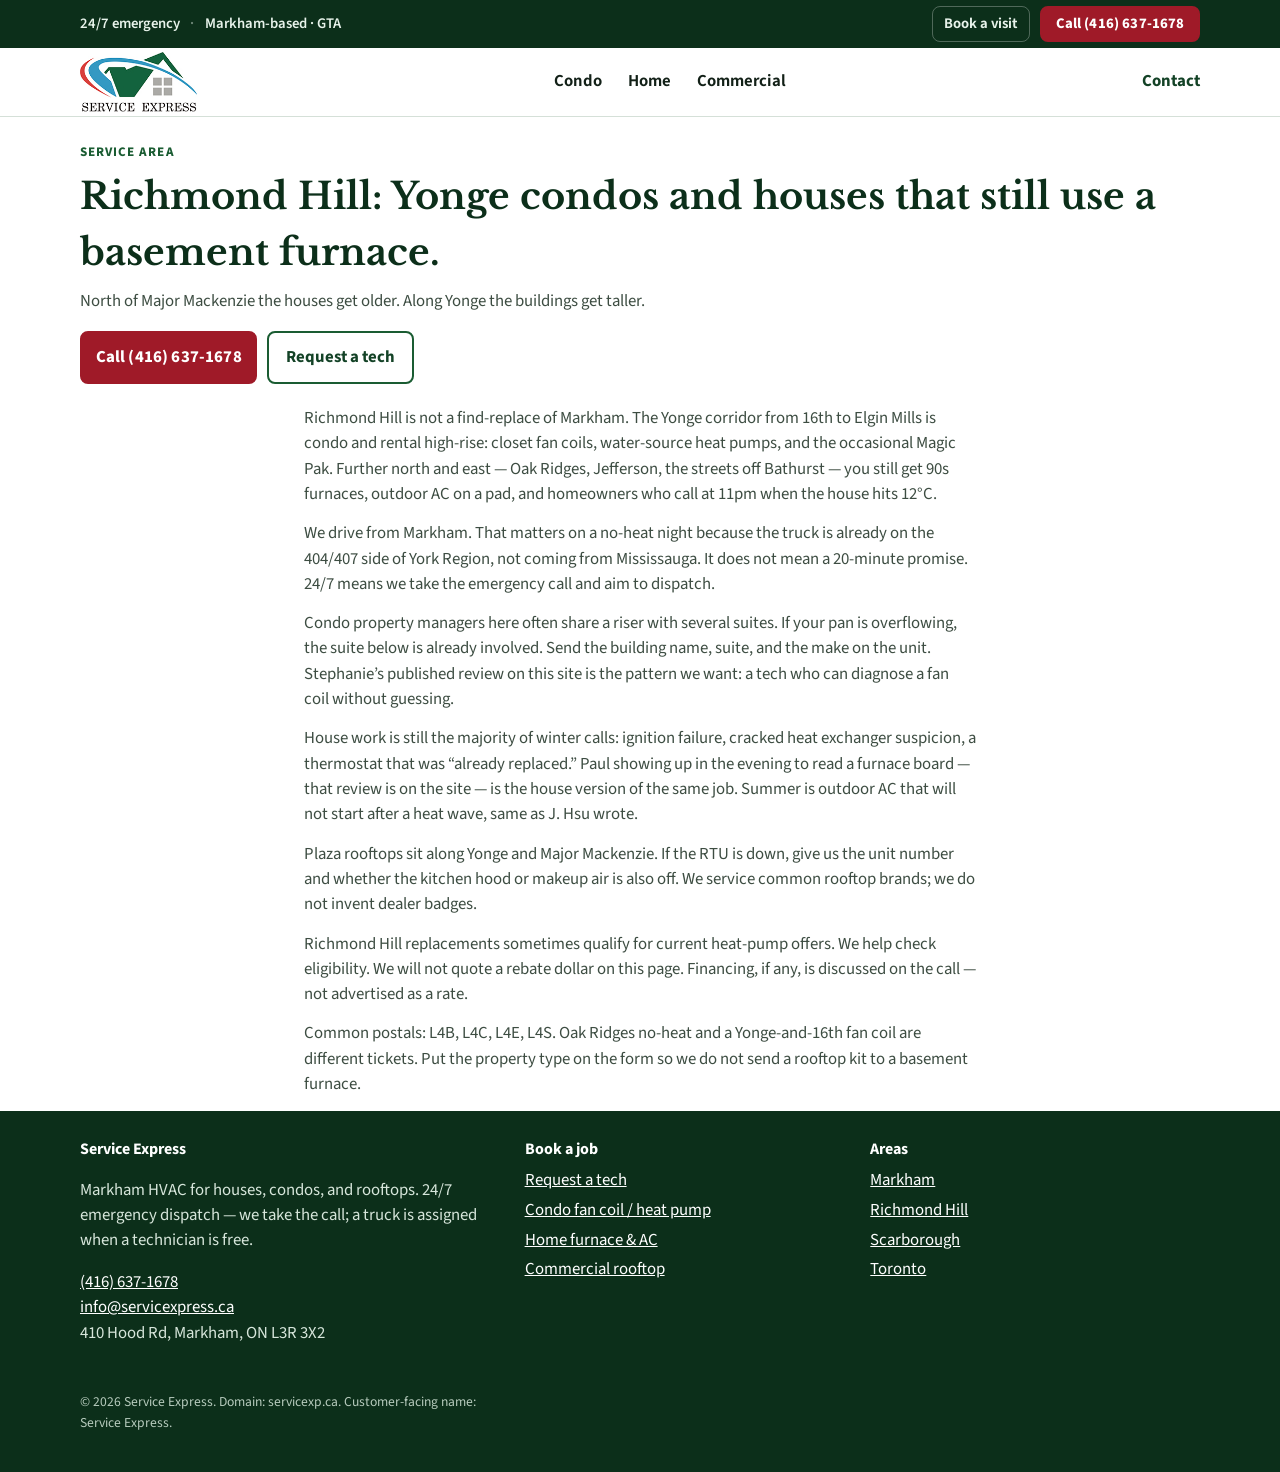
<file: preview/pages/service-areas/hvac-contractor-richmond-hill-on.html>
<!doctype html>
<html lang="en-CA">
<head>
  <meta charset="utf-8">
  <meta name="viewport" content="width=device-width, initial-scale=1">
  <title>Richmond Hill HVAC Repair | Service Express</title>
  <meta name="description" content="Yonge condos and house furnaces. Call (416) 637-1678.">
  <link rel="canonical" href="https://www.servicexp.ca/pages/service-areas/hvac-contractor-richmond-hill-on">
  <link rel="preconnect" href="https://fonts.googleapis.com">
  <link rel="preconnect" href="https://fonts.gstatic.com" crossorigin>
  <link href="https://fonts.googleapis.com/css2?family=Libre+Baskerville:wght@700&family=Source+Sans+3:wght@450;600;650;700;750&display=swap" rel="stylesheet">
  <link rel="stylesheet" href="../../assets/theme.css">
  
</head>
<body>
  <a class="skip-link" href="#job-request">Skip to job request</a>
  <div class="sx-sticky">
    <div class="wrap">
      <div class="sx-sticky__meta">
        <span>24/7 emergency</span>
        <span class="sx-sticky__dot hide-sm" aria-hidden="true">·</span>
        <span class="hide-sm">Markham-based · GTA</span>
      </div>
      <div class="sx-sticky__meta">
        <a class="btn-ghost hide-sm" href="../../pages/contact-residential-commercial-hvac-company-gta.html#job-request">Book a visit</a>
        <a class="btn-call" href="tel:+14166371678">Call (416) 637-1678</a>
      </div>
    </div>
  </div>
  <header class="sx-header">
    <div class="wrap">
      <a class="logo" href="../../index.html"><img src="../../assets/logo.png" width="118" height="60" alt="Service Express"></a>
      <nav aria-label="Primary">
        <ul class="nav-doors">
          <li><a href="../../pages/condo-hvac-repair-maintenance.html">Condo</a></li>
          <li><a href="../../pages/residential-hvac-contractor-gta.html">Home</a></li>
          <li><a href="../../pages/commercial-hvac-contractor-gta.html">Commercial</a></li>
        </ul>
      </nav>
      <a class="nav-contact" href="../../pages/contact-residential-commercial-hvac-company-gta.html">Contact</a>
      <button class="menu-toggle" type="button" data-menu-toggle aria-expanded="false" aria-controls="mobile-nav">Menu</button>
    </div>
    <div id="mobile-nav" class="nav-panel" data-nav-panel hidden>
      <a href="../../pages/condo-hvac-repair-maintenance.html">Condo</a>
      <a href="../../pages/residential-hvac-contractor-gta.html">Home</a>
      <a href="../../pages/commercial-hvac-contractor-gta.html">Commercial</a>
      <a href="../../pages/contact-residential-commercial-hvac-company-gta.html">Contact</a>
      <a href="tel:+14166371678">Call (416) 637-1678</a>
    </div>
  </header>
  <main id="main">

<section class="page-hero">
  <div class="wrap">
    <p class="kicker">Service area</p>
    <h1>Richmond Hill: Yonge condos and houses that still use a basement furnace.</h1>
    <p class="lede">North of Major Mackenzie the houses get older. Along Yonge the buildings get taller.</p>
    <div class="hero__actions">
      <a class="btn-call" href="tel:+14166371678">Call (416) 637-1678</a>
      <a class="btn-outline" href="../contact-residential-commercial-hvac-company-gta.html#job-request">Request a tech</a>
    </div>
  </div>
</section>
<section>
  <div class="wrap prose"><p>Richmond Hill is not a find-replace of Markham. The Yonge corridor from 16th to Elgin Mills is condo and rental high-rise: closet fan coils, water-source heat pumps, and the occasional Magic Pak. Further north and east — Oak Ridges, Jefferson, the streets off Bathurst — you still get 90s furnaces, outdoor AC on a pad, and homeowners who call at 11pm when the house hits 12°C.</p>
<p>We drive from Markham. That matters on a no-heat night because the truck is already on the 404/407 side of York Region, not coming from Mississauga. It does not mean a 20-minute promise. 24/7 means we take the emergency call and aim to dispatch.</p>
<p>Condo property managers here often share a riser with several suites. If your pan is overflowing, the suite below is already involved. Send the building name, suite, and the make on the unit. Stephanie’s published review on this site is the pattern we want: a tech who can diagnose a fan coil without guessing.</p>
<p>House work is still the majority of winter calls: ignition failure, cracked heat exchanger suspicion, a thermostat that was “already replaced.” Paul showing up in the evening to read a furnace board — that review is on the site — is the house version of the same job. Summer is outdoor AC that will not start after a heat wave, same as J. Hsu wrote.</p>
<p>Plaza rooftops sit along Yonge and Major Mackenzie. If the RTU is down, give us the unit number and whether the kitchen hood or makeup air is also off. We service common rooftop brands; we do not invent dealer badges.</p>
<p>Richmond Hill replacements sometimes qualify for current heat-pump offers. We help check eligibility. We will not quote a rebate dollar on this page. Financing, if any, is discussed on the call — not advertised as a rate.</p>
<p>Common postals: L4B, L4C, L4E, L4S. Oak Ridges no-heat and a Yonge-and-16th fan coil are different tickets. Put the property type on the form so we do not send a rooftop kit to a basement furnace.</p></div>
</section>

  </main>
  <footer class="sx-footer">
    <div class="wrap">
      <div>
        <h2>Service Express</h2>
        <p>Markham HVAC for houses, condos, and rooftops. 24/7 emergency dispatch — we take the call; a truck is assigned when a technician is free.</p>
        <p><a href="tel:+14166371678">(416) 637-1678</a><br><a href="mailto:info@servicexpress.ca">info@servicexpress.ca</a><br>410 Hood Rd, Markham, ON L3R 3X2</p>
      </div>
      <div>
        <h3>Book a job</h3>
        <ul>
          <li><a href="../../pages/contact-residential-commercial-hvac-company-gta.html">Request a tech</a></li>
          <li><a href="../../pages/condo-hvac-repair-maintenance.html">Condo fan coil / heat pump</a></li>
          <li><a href="../../pages/residential-hvac-contractor-gta.html">Home furnace &amp; AC</a></li>
          <li><a href="../../pages/commercial-hvac-contractor-gta.html">Commercial rooftop</a></li>
        </ul>
      </div>
      <div>
        <h3>Areas</h3>
        <ul>
          <li><a href="../../pages/service-areas/hvac-contractor-markham-on.html">Markham</a></li>
          <li><a href="../../pages/service-areas/hvac-contractor-richmond-hill-on.html">Richmond Hill</a></li>
          <li><a href="../../pages/service-areas/hvac-contractor-scarborough-on.html">Scarborough</a></li>
          <li><a href="../../pages/service-areas/hvac-contractor-toronto-on.html">Toronto</a></li>
        </ul>
      </div>
    </div>
    <div class="wrap legal">
      <p>© 2026 Service Express. Domain: servicexp.ca. Customer-facing name: Service Express.</p>
    </div>
  </footer>
  <div class="dock" role="navigation" aria-label="Call or book">
    <a class="btn-call" href="tel:+14166371678">Call (416) 637-1678</a>
    <a class="btn-primary" href="../../pages/contact-residential-commercial-hvac-company-gta.html#job-request">Request a tech</a>
  </div>
  <script src="../../assets/theme.js"></script>
</body>
</html>
</file>
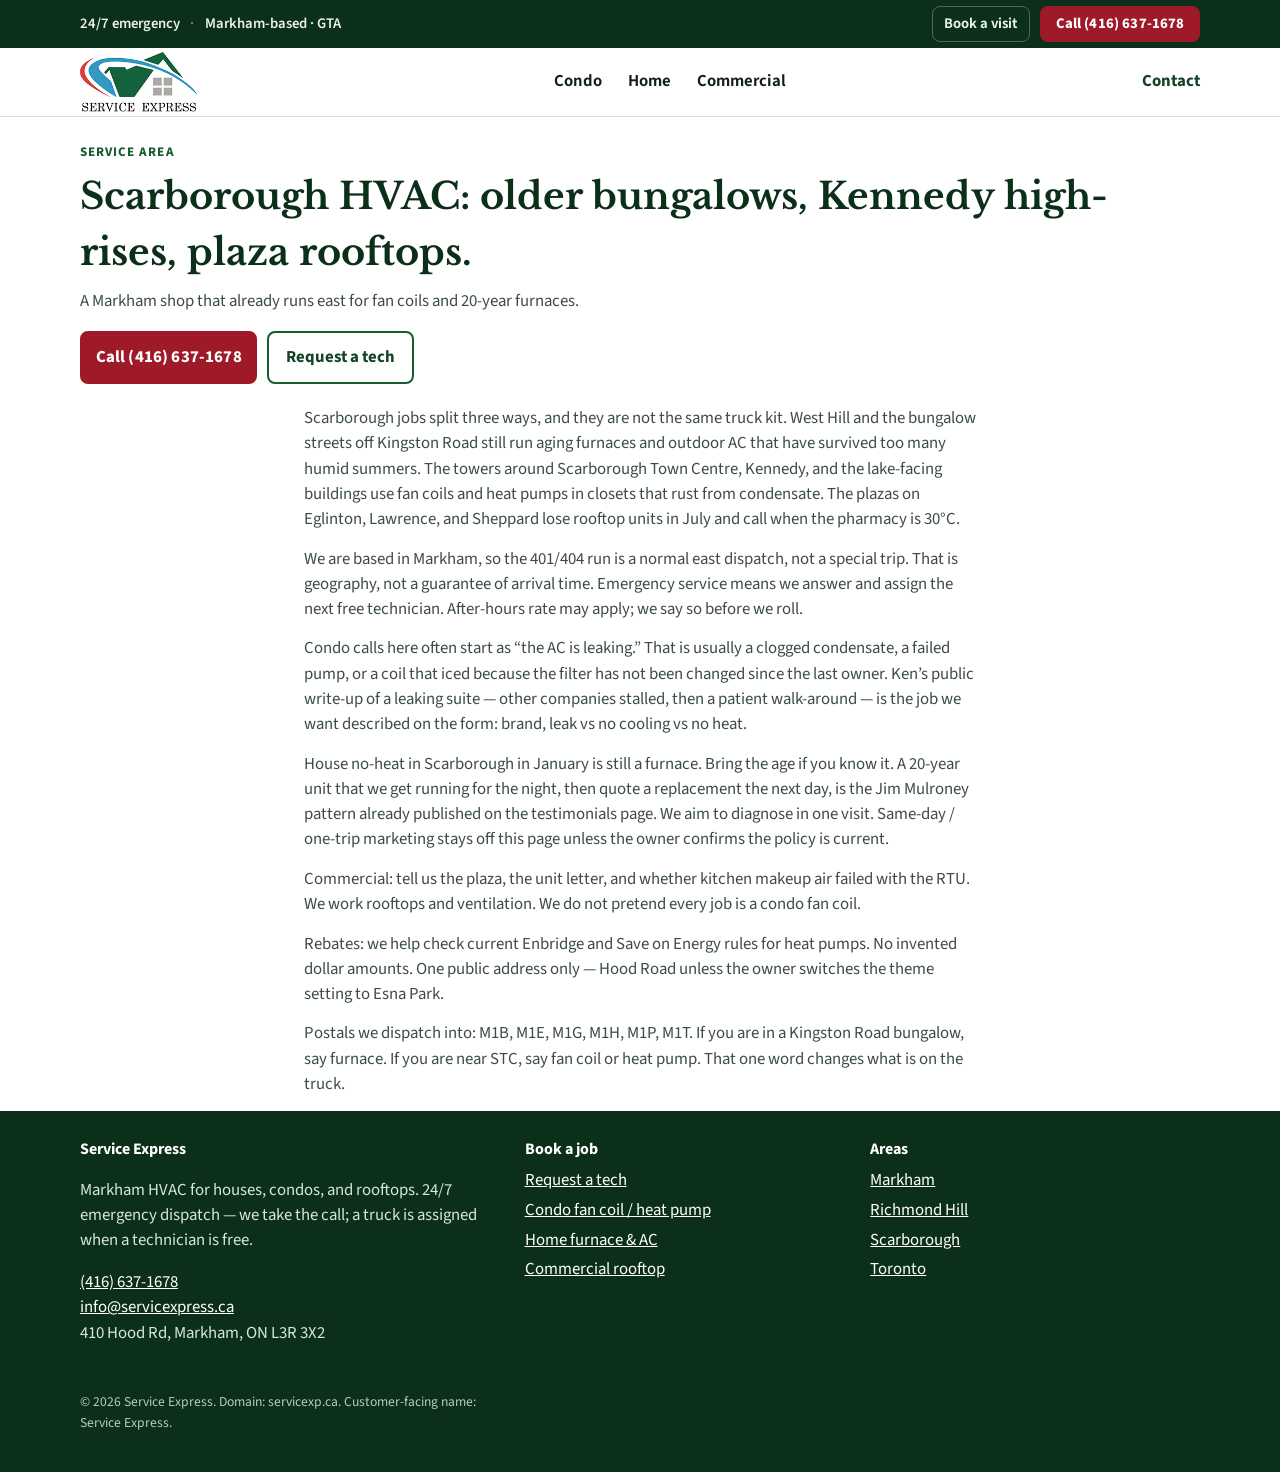
<file: preview/pages/service-areas/hvac-contractor-scarborough-on.html>
<!doctype html>
<html lang="en-CA">
<head>
  <meta charset="utf-8">
  <meta name="viewport" content="width=device-width, initial-scale=1">
  <title>Scarborough HVAC Repair | Service Express</title>
  <meta name="description" content="Bungalows, Kennedy high-rises, plaza rooftops. Call (416) 637-1678.">
  <link rel="canonical" href="https://www.servicexp.ca/pages/service-areas/hvac-contractor-scarborough-on">
  <link rel="preconnect" href="https://fonts.googleapis.com">
  <link rel="preconnect" href="https://fonts.gstatic.com" crossorigin>
  <link href="https://fonts.googleapis.com/css2?family=Libre+Baskerville:wght@700&family=Source+Sans+3:wght@450;600;650;700;750&display=swap" rel="stylesheet">
  <link rel="stylesheet" href="../../assets/theme.css">
  
</head>
<body>
  <a class="skip-link" href="#job-request">Skip to job request</a>
  <div class="sx-sticky">
    <div class="wrap">
      <div class="sx-sticky__meta">
        <span>24/7 emergency</span>
        <span class="sx-sticky__dot hide-sm" aria-hidden="true">·</span>
        <span class="hide-sm">Markham-based · GTA</span>
      </div>
      <div class="sx-sticky__meta">
        <a class="btn-ghost hide-sm" href="../../pages/contact-residential-commercial-hvac-company-gta.html#job-request">Book a visit</a>
        <a class="btn-call" href="tel:+14166371678">Call (416) 637-1678</a>
      </div>
    </div>
  </div>
  <header class="sx-header">
    <div class="wrap">
      <a class="logo" href="../../index.html"><img src="../../assets/logo.png" width="118" height="60" alt="Service Express"></a>
      <nav aria-label="Primary">
        <ul class="nav-doors">
          <li><a href="../../pages/condo-hvac-repair-maintenance.html">Condo</a></li>
          <li><a href="../../pages/residential-hvac-contractor-gta.html">Home</a></li>
          <li><a href="../../pages/commercial-hvac-contractor-gta.html">Commercial</a></li>
        </ul>
      </nav>
      <a class="nav-contact" href="../../pages/contact-residential-commercial-hvac-company-gta.html">Contact</a>
      <button class="menu-toggle" type="button" data-menu-toggle aria-expanded="false" aria-controls="mobile-nav">Menu</button>
    </div>
    <div id="mobile-nav" class="nav-panel" data-nav-panel hidden>
      <a href="../../pages/condo-hvac-repair-maintenance.html">Condo</a>
      <a href="../../pages/residential-hvac-contractor-gta.html">Home</a>
      <a href="../../pages/commercial-hvac-contractor-gta.html">Commercial</a>
      <a href="../../pages/contact-residential-commercial-hvac-company-gta.html">Contact</a>
      <a href="tel:+14166371678">Call (416) 637-1678</a>
    </div>
  </header>
  <main id="main">

<section class="page-hero">
  <div class="wrap">
    <p class="kicker">Service area</p>
    <h1>Scarborough HVAC: older bungalows, Kennedy high-rises, plaza rooftops.</h1>
    <p class="lede">A Markham shop that already runs east for fan coils and 20-year furnaces.</p>
    <div class="hero__actions">
      <a class="btn-call" href="tel:+14166371678">Call (416) 637-1678</a>
      <a class="btn-outline" href="../contact-residential-commercial-hvac-company-gta.html#job-request">Request a tech</a>
    </div>
  </div>
</section>
<section>
  <div class="wrap prose"><p>Scarborough jobs split three ways, and they are not the same truck kit. West Hill and the bungalow streets off Kingston Road still run aging furnaces and outdoor AC that have survived too many humid summers. The towers around Scarborough Town Centre, Kennedy, and the lake-facing buildings use fan coils and heat pumps in closets that rust from condensate. The plazas on Eglinton, Lawrence, and Sheppard lose rooftop units in July and call when the pharmacy is 30°C.</p>
<p>We are based in Markham, so the 401/404 run is a normal east dispatch, not a special trip. That is geography, not a guarantee of arrival time. Emergency service means we answer and assign the next free technician. After-hours rate may apply; we say so before we roll.</p>
<p>Condo calls here often start as “the AC is leaking.” That is usually a clogged condensate, a failed pump, or a coil that iced because the filter has not been changed since the last owner. Ken’s public write-up of a leaking suite — other companies stalled, then a patient walk-around — is the job we want described on the form: brand, leak vs no cooling vs no heat.</p>
<p>House no-heat in Scarborough in January is still a furnace. Bring the age if you know it. A 20-year unit that we get running for the night, then quote a replacement the next day, is the Jim Mulroney pattern already published on the testimonials page. We aim to diagnose in one visit. Same-day / one-trip marketing stays off this page unless the owner confirms the policy is current.</p>
<p>Commercial: tell us the plaza, the unit letter, and whether kitchen makeup air failed with the RTU. We work rooftops and ventilation. We do not pretend every job is a condo fan coil.</p>
<p>Rebates: we help check current Enbridge and Save on Energy rules for heat pumps. No invented dollar amounts. One public address only — Hood Road unless the owner switches the theme setting to Esna Park.</p>
<p>Postals we dispatch into: M1B, M1E, M1G, M1H, M1P, M1T. If you are in a Kingston Road bungalow, say furnace. If you are near STC, say fan coil or heat pump. That one word changes what is on the truck.</p></div>
</section>

  </main>
  <footer class="sx-footer">
    <div class="wrap">
      <div>
        <h2>Service Express</h2>
        <p>Markham HVAC for houses, condos, and rooftops. 24/7 emergency dispatch — we take the call; a truck is assigned when a technician is free.</p>
        <p><a href="tel:+14166371678">(416) 637-1678</a><br><a href="mailto:info@servicexpress.ca">info@servicexpress.ca</a><br>410 Hood Rd, Markham, ON L3R 3X2</p>
      </div>
      <div>
        <h3>Book a job</h3>
        <ul>
          <li><a href="../../pages/contact-residential-commercial-hvac-company-gta.html">Request a tech</a></li>
          <li><a href="../../pages/condo-hvac-repair-maintenance.html">Condo fan coil / heat pump</a></li>
          <li><a href="../../pages/residential-hvac-contractor-gta.html">Home furnace &amp; AC</a></li>
          <li><a href="../../pages/commercial-hvac-contractor-gta.html">Commercial rooftop</a></li>
        </ul>
      </div>
      <div>
        <h3>Areas</h3>
        <ul>
          <li><a href="../../pages/service-areas/hvac-contractor-markham-on.html">Markham</a></li>
          <li><a href="../../pages/service-areas/hvac-contractor-richmond-hill-on.html">Richmond Hill</a></li>
          <li><a href="../../pages/service-areas/hvac-contractor-scarborough-on.html">Scarborough</a></li>
          <li><a href="../../pages/service-areas/hvac-contractor-toronto-on.html">Toronto</a></li>
        </ul>
      </div>
    </div>
    <div class="wrap legal">
      <p>© 2026 Service Express. Domain: servicexp.ca. Customer-facing name: Service Express.</p>
    </div>
  </footer>
  <div class="dock" role="navigation" aria-label="Call or book">
    <a class="btn-call" href="tel:+14166371678">Call (416) 637-1678</a>
    <a class="btn-primary" href="../../pages/contact-residential-commercial-hvac-company-gta.html#job-request">Request a tech</a>
  </div>
  <script src="../../assets/theme.js"></script>
</body>
</html>
</file>
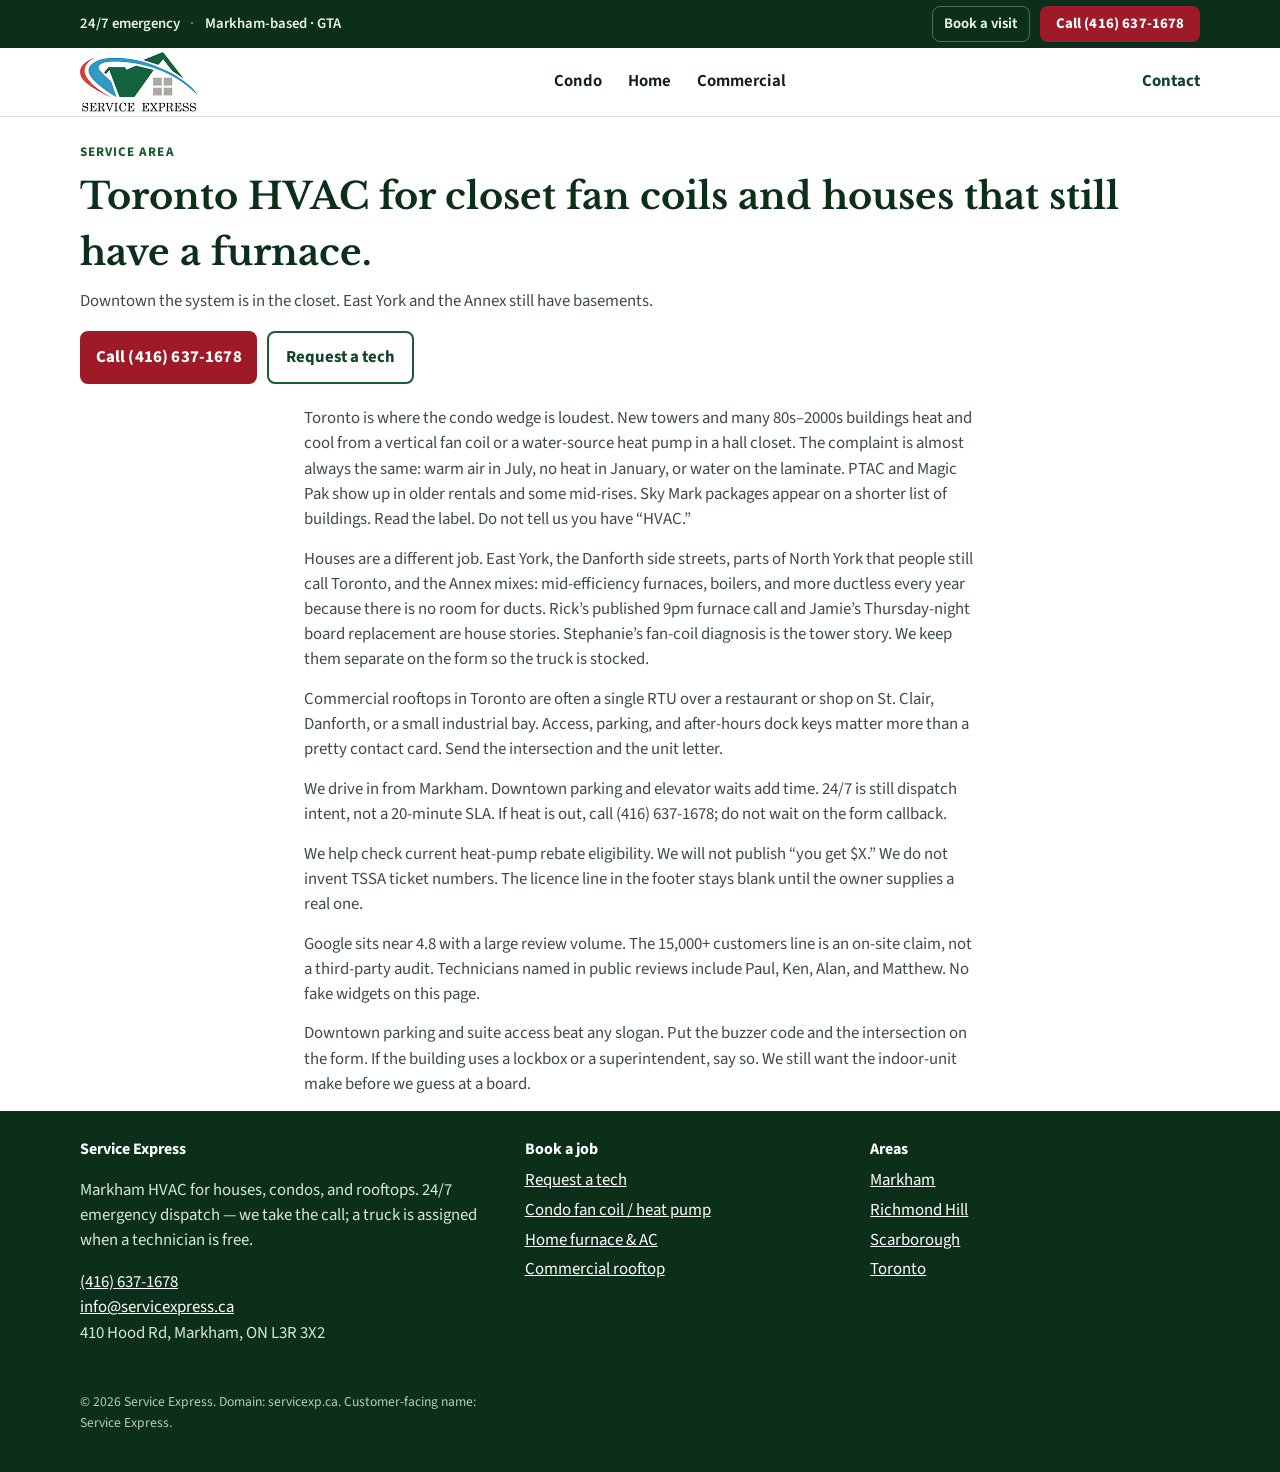
<file: preview/pages/service-areas/hvac-contractor-toronto-on.html>
<!doctype html>
<html lang="en-CA">
<head>
  <meta charset="utf-8">
  <meta name="viewport" content="width=device-width, initial-scale=1">
  <title>Toronto HVAC Repair | Condo & Home | Service Express</title>
  <meta name="description" content="Closet fan coils downtown, house furnaces in East York. Call (416) 637-1678.">
  <link rel="canonical" href="https://www.servicexp.ca/pages/service-areas/hvac-contractor-toronto-on">
  <link rel="preconnect" href="https://fonts.googleapis.com">
  <link rel="preconnect" href="https://fonts.gstatic.com" crossorigin>
  <link href="https://fonts.googleapis.com/css2?family=Libre+Baskerville:wght@700&family=Source+Sans+3:wght@450;600;650;700;750&display=swap" rel="stylesheet">
  <link rel="stylesheet" href="../../assets/theme.css">
  
</head>
<body>
  <a class="skip-link" href="#job-request">Skip to job request</a>
  <div class="sx-sticky">
    <div class="wrap">
      <div class="sx-sticky__meta">
        <span>24/7 emergency</span>
        <span class="sx-sticky__dot hide-sm" aria-hidden="true">·</span>
        <span class="hide-sm">Markham-based · GTA</span>
      </div>
      <div class="sx-sticky__meta">
        <a class="btn-ghost hide-sm" href="../../pages/contact-residential-commercial-hvac-company-gta.html#job-request">Book a visit</a>
        <a class="btn-call" href="tel:+14166371678">Call (416) 637-1678</a>
      </div>
    </div>
  </div>
  <header class="sx-header">
    <div class="wrap">
      <a class="logo" href="../../index.html"><img src="../../assets/logo.png" width="118" height="60" alt="Service Express"></a>
      <nav aria-label="Primary">
        <ul class="nav-doors">
          <li><a href="../../pages/condo-hvac-repair-maintenance.html">Condo</a></li>
          <li><a href="../../pages/residential-hvac-contractor-gta.html">Home</a></li>
          <li><a href="../../pages/commercial-hvac-contractor-gta.html">Commercial</a></li>
        </ul>
      </nav>
      <a class="nav-contact" href="../../pages/contact-residential-commercial-hvac-company-gta.html">Contact</a>
      <button class="menu-toggle" type="button" data-menu-toggle aria-expanded="false" aria-controls="mobile-nav">Menu</button>
    </div>
    <div id="mobile-nav" class="nav-panel" data-nav-panel hidden>
      <a href="../../pages/condo-hvac-repair-maintenance.html">Condo</a>
      <a href="../../pages/residential-hvac-contractor-gta.html">Home</a>
      <a href="../../pages/commercial-hvac-contractor-gta.html">Commercial</a>
      <a href="../../pages/contact-residential-commercial-hvac-company-gta.html">Contact</a>
      <a href="tel:+14166371678">Call (416) 637-1678</a>
    </div>
  </header>
  <main id="main">

<section class="page-hero">
  <div class="wrap">
    <p class="kicker">Service area</p>
    <h1>Toronto HVAC for closet fan coils and houses that still have a furnace.</h1>
    <p class="lede">Downtown the system is in the closet. East York and the Annex still have basements.</p>
    <div class="hero__actions">
      <a class="btn-call" href="tel:+14166371678">Call (416) 637-1678</a>
      <a class="btn-outline" href="../contact-residential-commercial-hvac-company-gta.html#job-request">Request a tech</a>
    </div>
  </div>
</section>
<section>
  <div class="wrap prose"><p>Toronto is where the condo wedge is loudest. New towers and many 80s–2000s buildings heat and cool from a vertical fan coil or a water-source heat pump in a hall closet. The complaint is almost always the same: warm air in July, no heat in January, or water on the laminate. PTAC and Magic Pak show up in older rentals and some mid-rises. Sky Mark packages appear on a shorter list of buildings. Read the label. Do not tell us you have “HVAC.”</p>
<p>Houses are a different job. East York, the Danforth side streets, parts of North York that people still call Toronto, and the Annex mixes: mid-efficiency furnaces, boilers, and more ductless every year because there is no room for ducts. Rick’s published 9pm furnace call and Jamie’s Thursday-night board replacement are house stories. Stephanie’s fan-coil diagnosis is the tower story. We keep them separate on the form so the truck is stocked.</p>
<p>Commercial rooftops in Toronto are often a single RTU over a restaurant or shop on St. Clair, Danforth, or a small industrial bay. Access, parking, and after-hours dock keys matter more than a pretty contact card. Send the intersection and the unit letter.</p>
<p>We drive in from Markham. Downtown parking and elevator waits add time. 24/7 is still dispatch intent, not a 20-minute SLA. If heat is out, call (416) 637-1678; do not wait on the form callback.</p>
<p>We help check current heat-pump rebate eligibility. We will not publish “you get $X.” We do not invent TSSA ticket numbers. The licence line in the footer stays blank until the owner supplies a real one.</p>
<p>Google sits near 4.8 with a large review volume. The 15,000+ customers line is an on-site claim, not a third-party audit. Technicians named in public reviews include Paul, Ken, Alan, and Matthew. No fake widgets on this page.</p>
<p>Downtown parking and suite access beat any slogan. Put the buzzer code and the intersection on the form. If the building uses a lockbox or a superintendent, say so. We still want the indoor-unit make before we guess at a board.</p></div>
</section>

  </main>
  <footer class="sx-footer">
    <div class="wrap">
      <div>
        <h2>Service Express</h2>
        <p>Markham HVAC for houses, condos, and rooftops. 24/7 emergency dispatch — we take the call; a truck is assigned when a technician is free.</p>
        <p><a href="tel:+14166371678">(416) 637-1678</a><br><a href="mailto:info@servicexpress.ca">info@servicexpress.ca</a><br>410 Hood Rd, Markham, ON L3R 3X2</p>
      </div>
      <div>
        <h3>Book a job</h3>
        <ul>
          <li><a href="../../pages/contact-residential-commercial-hvac-company-gta.html">Request a tech</a></li>
          <li><a href="../../pages/condo-hvac-repair-maintenance.html">Condo fan coil / heat pump</a></li>
          <li><a href="../../pages/residential-hvac-contractor-gta.html">Home furnace &amp; AC</a></li>
          <li><a href="../../pages/commercial-hvac-contractor-gta.html">Commercial rooftop</a></li>
        </ul>
      </div>
      <div>
        <h3>Areas</h3>
        <ul>
          <li><a href="../../pages/service-areas/hvac-contractor-markham-on.html">Markham</a></li>
          <li><a href="../../pages/service-areas/hvac-contractor-richmond-hill-on.html">Richmond Hill</a></li>
          <li><a href="../../pages/service-areas/hvac-contractor-scarborough-on.html">Scarborough</a></li>
          <li><a href="../../pages/service-areas/hvac-contractor-toronto-on.html">Toronto</a></li>
        </ul>
      </div>
    </div>
    <div class="wrap legal">
      <p>© 2026 Service Express. Domain: servicexp.ca. Customer-facing name: Service Express.</p>
    </div>
  </footer>
  <div class="dock" role="navigation" aria-label="Call or book">
    <a class="btn-call" href="tel:+14166371678">Call (416) 637-1678</a>
    <a class="btn-primary" href="../../pages/contact-residential-commercial-hvac-company-gta.html#job-request">Request a tech</a>
  </div>
  <script src="../../assets/theme.js"></script>
</body>
</html>
</file>
<file: preview/assets/theme.css>
/* Service Express — dispatch theme. Green + house mark. Red only on Call. */
:root {
  --green-900: #0c2f1a;
  --green-800: #134226;
  --green-700: #1a5c32;
  --green-600: #217a3f;
  --green-500: #2d8f4b;
  --green-100: #e7f4eb;
  --green-50: #f3faf5;
  --ink: #122017;
  --ink-soft: #3d4d42;
  --line: #d5e0d8;
  --paper: #f6f8f6;
  --white: #ffffff;
  --call: #9f1a28;
  --call-hover: #7f1320;
  --call-ink: #ffffff;
  --focus: #134226;
  --shadow: 0 10px 28px rgba(12, 47, 26, 0.08);
  --radius: 12px;
  --max: 1120px;
  --sticky-h: 48px;
  --header-h: 68px;
  --font: "Source Sans 3", "Segoe UI", sans-serif;
  --display: "Libre Baskerville", Georgia, serif;
}

*,
*::before,
*::after { box-sizing: border-box; }

html { scroll-behavior: smooth; }

body {
  margin: 0;
  color: var(--ink);
  background: var(--white);
  font-family: var(--font);
  font-size: 1.05rem;
  line-height: 1.5;
  padding-top: var(--sticky-h);
  padding-bottom: 72px;
}

@media (min-width: 800px) {
  body { padding-bottom: 0; }
}

img { max-width: 100%; height: auto; display: block; }
a { color: var(--green-700); }
a:hover { color: var(--green-800); }

.skip-link {
  position: absolute;
  left: -999px;
  top: 0;
  background: var(--green-800);
  color: #fff;
  padding: 0.5rem 0.8rem;
  z-index: 80;
}
.skip-link:focus { left: 0.5rem; top: 0.5rem; }

.wrap {
  width: min(var(--max), calc(100% - 2rem));
  margin-inline: auto;
}

/* Utility / sticky dispatch */
.sx-sticky {
  position: fixed;
  top: 0;
  left: 0;
  right: 0;
  z-index: 50;
  background: var(--green-900);
  color: #e8f3eb;
  min-height: var(--sticky-h);
  display: flex;
  align-items: center;
}
.sx-sticky .wrap {
  display: flex;
  align-items: center;
  justify-content: space-between;
  gap: 0.75rem;
  width: min(var(--max), calc(100% - 1.25rem));
}
.sx-sticky__meta {
  display: flex;
  align-items: center;
  gap: 0.65rem;
  font-size: 0.92rem;
  font-weight: 600;
}
.sx-sticky__dot { opacity: 0.45; }
@media (max-width: 700px) {
  .hide-sm { display: none !important; }
  .sx-sticky .wrap { width: calc(100% - 1rem); }
  .btn-call { padding: 0.45rem 0.7rem; font-size: 0.95rem; }
}
.btn-call {
  display: inline-flex;
  align-items: center;
  justify-content: center;
  gap: 0.4rem;
  background: var(--call);
  color: var(--call-ink) !important;
  text-decoration: none;
  font-weight: 750;
  letter-spacing: 0.01em;
  border-radius: 8px;
  padding: 0.45rem 0.85rem;
  border: 2px solid var(--call);
  line-height: 1.2;
}
.btn-call:hover { background: var(--call-hover); border-color: var(--call-hover); color: #fff !important; }
.btn-call--xl {
  min-height: 56px;
  font-size: 1.2rem;
  padding: 0.85rem 1.15rem;
  width: 100%;
}
.btn-ghost {
  display: inline-flex;
  align-items: center;
  justify-content: center;
  gap: 0.35rem;
  color: #e8f3eb !important;
  text-decoration: none;
  font-weight: 650;
  font-size: 0.92rem;
  border: 1px solid rgba(255,255,255,0.28);
  border-radius: 8px;
  padding: 0.38rem 0.7rem;
}
.btn-ghost:hover { background: rgba(255,255,255,0.08); }
.btn-primary {
  display: inline-flex;
  align-items: center;
  justify-content: center;
  background: var(--green-700);
  color: #fff !important;
  text-decoration: none;
  font-weight: 700;
  border-radius: 8px;
  padding: 0.75rem 1.05rem;
  border: 2px solid var(--green-700);
}
.btn-primary:hover { background: var(--green-800); border-color: var(--green-800); }
.btn-outline {
  display: inline-flex;
  align-items: center;
  justify-content: center;
  background: #fff;
  color: var(--green-800) !important;
  text-decoration: none;
  font-weight: 700;
  border-radius: 8px;
  padding: 0.75rem 1.05rem;
  border: 2px solid var(--green-700);
}
.btn-outline:hover { background: var(--green-50); }

/* Header */
.sx-header {
  background: #fff;
  border-bottom: 1px solid var(--line);
}
.sx-header .wrap {
  display: flex;
  align-items: center;
  justify-content: space-between;
  min-height: var(--header-h);
  gap: 1rem;
}
.logo {
  display: flex;
  align-items: center;
  gap: 0.55rem;
  text-decoration: none;
  color: var(--ink);
}
.logo img { width: 118px; height: auto; }
.nav-doors {
  display: none;
  gap: 0.25rem;
  list-style: none;
  margin: 0;
  padding: 0;
}
.nav-doors a {
  display: block;
  text-decoration: none;
  color: var(--ink);
  font-weight: 650;
  padding: 0.45rem 0.7rem;
  border-radius: 8px;
}
.nav-doors a:hover,
.nav-doors a[aria-current="page"] { background: var(--green-100); color: var(--green-800); }
.nav-contact {
  display: none;
  font-weight: 700;
  text-decoration: none;
  color: var(--green-800);
}
.menu-toggle {
  border: 1px solid var(--line);
  background: #fff;
  border-radius: 8px;
  min-height: 40px;
  padding: 0 0.7rem;
  font: inherit;
  font-weight: 650;
}
.nav-panel[hidden] { display: none; }
.nav-panel {
  border-top: 1px solid var(--line);
  background: #fff;
  padding: 0.75rem 1rem 1rem;
}
.nav-panel a {
  display: block;
  padding: 0.65rem 0.2rem;
  text-decoration: none;
  color: var(--ink);
  font-weight: 650;
  border-bottom: 1px solid var(--paper);
}

@media (min-width: 860px) {
  .nav-doors, .nav-contact { display: flex; }
  .menu-toggle, .nav-panel { display: none !important; }
}

/* Hero */
.hero {
  background:
    linear-gradient(180deg, var(--green-50) 0%, #fff 70%);
  padding: 1.6rem 0 1.4rem;
  border-bottom: 1px solid var(--line);
}
.hero__grid {
  display: grid;
  gap: 1.25rem;
}
.kicker {
  margin: 0 0 0.45rem;
  font-size: 0.82rem;
  font-weight: 750;
  letter-spacing: 0.08em;
  text-transform: uppercase;
  color: var(--green-700);
}
.hero h1 {
  margin: 0 0 0.7rem;
  font-family: var(--display);
  font-size: clamp(1.7rem, 4vw, 2.45rem);
  line-height: 1.18;
  font-weight: 700;
  color: var(--green-900);
}
.lede {
  margin: 0 0 1rem;
  color: var(--ink-soft);
  max-width: 40rem;
}
.hero__actions {
  display: flex;
  flex-wrap: wrap;
  gap: 0.6rem;
  margin-bottom: 1rem;
}
.chips {
  display: flex;
  flex-wrap: wrap;
  gap: 0.45rem;
  padding: 0;
  margin: 0;
  list-style: none;
}
.chips li {
  background: #fff;
  border: 1px solid var(--line);
  border-radius: 999px;
  padding: 0.28rem 0.65rem;
  font-size: 0.86rem;
  font-weight: 650;
  color: var(--green-800);
}

/* Job picker */
.picker {
  padding: 1.5rem 0 0.5rem;
}
.picker h2,
.proof h2,
.systems h2,
.nap h2,
.faq h2,
.section-title {
  margin: 0 0 0.35rem;
  font-size: 1.45rem;
  color: var(--green-900);
}
.section-sub {
  margin: 0 0 1rem;
  color: var(--ink-soft);
}
.picker-block { margin-bottom: 1rem; }
.picker-block legend,
.field-label {
  display: block;
  font-weight: 700;
  margin-bottom: 0.45rem;
  color: var(--ink);
}
.options {
  display: grid;
  grid-template-columns: 1fr 1fr;
  gap: 0.5rem;
}
@media (min-width: 720px) {
  .options--jobs { grid-template-columns: repeat(3, 1fr); }
  .options--prop { grid-template-columns: repeat(3, 1fr); }
}
.options label {
  display: flex;
  align-items: flex-start;
  gap: 0.45rem;
  border: 1px solid var(--line);
  border-radius: 10px;
  padding: 0.7rem 0.75rem;
  background: #fff;
  cursor: pointer;
  font-weight: 650;
  min-height: 52px;
}
.options input { margin-top: 0.2rem; accent-color: var(--green-700); }
.options label:has(input:checked) {
  border-color: var(--green-600);
  background: var(--green-50);
  box-shadow: inset 0 0 0 1px var(--green-600);
}

/* Form */
.dispatch {
  padding: 1.25rem 0 1.75rem;
}
.dispatch__grid {
  display: grid;
  gap: 1rem;
}
@media (min-width: 860px) {
  .dispatch__grid { grid-template-columns: 1.2fr 0.8fr; align-items: start; }
}
.card {
  background: #fff;
  border: 1px solid var(--line);
  border-radius: var(--radius);
  padding: 1rem 1rem 1.1rem;
  box-shadow: var(--shadow);
}
.call-card {
  background: var(--green-900);
  color: #eaf4ed;
  border: 0;
}
.call-card h3 { margin: 0 0 0.4rem; color: #fff; font-size: 1.35rem; }
.call-card p { margin: 0 0 0.9rem; color: #d5e6da; }
.field { margin-bottom: 0.8rem; }
.field input[type="text"],
.field input[type="tel"],
.field input[type="email"],
.field input[type="file"],
.field textarea,
.field select {
  width: 100%;
  min-height: 46px;
  border: 1px solid #b7c6bb;
  border-radius: 8px;
  padding: 0.55rem 0.7rem;
  font: inherit;
  background: #fff;
  color: var(--ink);
}
.field textarea { min-height: 88px; resize: vertical; }
.field input:focus,
.field textarea:focus,
.field select:focus {
  outline: 3px solid #9ad0ad;
  outline-offset: 1px;
  border-color: var(--green-700);
}
.hint { display: block; margin-top: 0.25rem; color: var(--ink-soft); font-size: 0.88rem; }
.check {
  display: flex;
  gap: 0.55rem;
  align-items: flex-start;
  font-weight: 650;
  background: #fff6f6;
  border: 1px solid #e8c4c8;
  border-radius: 8px;
  padding: 0.7rem 0.75rem;
}
.check input { margin-top: 0.2rem; accent-color: var(--call); }
.btn-submit {
  width: 100%;
  min-height: 52px;
  border: 0;
  border-radius: 8px;
  background: var(--green-700);
  color: #fff;
  font: inherit;
  font-weight: 750;
  cursor: pointer;
}
.btn-submit:hover { background: var(--green-800); }
.form-status[hidden] { display: none; }
.form-status {
  margin: 0 0 0.75rem;
  padding: 0.6rem 0.7rem;
  border-radius: 8px;
  background: #fff4f4;
  color: #7a1520;
  font-weight: 650;
}

/* Proof */
.proof { padding: 0.4rem 0 1.7rem; background: var(--paper); }
.proof .wrap { padding-top: 1.5rem; padding-bottom: 0.4rem; }
.reviews {
  display: grid;
  gap: 0.75rem;
}
@media (min-width: 800px) { .reviews { grid-template-columns: repeat(3, 1fr); } }
.review {
  background: #fff;
  border: 1px solid var(--line);
  border-radius: var(--radius);
  padding: 0.95rem;
}
.review blockquote { margin: 0 0 0.7rem; }
.review footer { font-size: 0.92rem; color: var(--ink-soft); font-weight: 650; }
.stars { color: var(--green-700); letter-spacing: 0.08em; margin-bottom: 0.35rem; }

/* Systems */
.systems { padding: 1.6rem 0; }
.sys-grid {
  display: grid;
  gap: 0.75rem;
}
@media (min-width: 800px) { .sys-grid { grid-template-columns: repeat(3, 1fr); } }
.sys {
  border: 1px solid var(--line);
  border-radius: var(--radius);
  padding: 0.95rem;
  background: #fff;
}
.sys h3 { margin: 0 0 0.55rem; font-size: 1.1rem; }
.sys ul { margin: 0; padding-left: 1.1rem; }
.sys li { margin: 0.2rem 0; }

/* Map / NAP */
.nap { padding: 0.2rem 0 1.8rem; background: var(--paper); }
.nap .wrap { padding-top: 1.5rem; }
.nap-grid {
  display: grid;
  gap: 0.9rem;
}
@media (min-width: 800px) { .nap-grid { grid-template-columns: 1fr 1fr; } }
.map-frame {
  position: relative;
  min-height: 320px;
  border-radius: var(--radius);
  overflow: hidden;
  border: 1px solid var(--line);
  background: #e8eee9;
}
.map-frame iframe {
  position: absolute;
  inset: 0;
  width: 100%;
  height: 100%;
  border: 0;
  display: block;
}
.nap-list { margin: 0; padding: 0; list-style: none; }
.nap-list li { margin: 0 0 0.65rem; }
.nap-list span { display: block; font-size: 0.8rem; font-weight: 750; letter-spacing: 0.04em; text-transform: uppercase; color: var(--green-700); }

/* FAQ */
.faq { padding: 1.6rem 0 2rem; }
.faq details {
  border-bottom: 1px solid var(--line);
  padding: 0.75rem 0;
}
.faq summary {
  cursor: pointer;
  font-weight: 750;
  color: var(--green-900);
}
.faq details p { margin: 0.5rem 0 0; color: var(--ink-soft); }

/* Footer */
.sx-footer {
  background: var(--green-900);
  color: #d7e6db;
  padding: 1.6rem 0 5.5rem;
}
@media (min-width: 800px) { .sx-footer { padding-bottom: 1.6rem; } }
.sx-footer a { color: #fff; }
.sx-footer .wrap {
  display: grid;
  gap: 1rem;
}
@media (min-width: 800px) {
  .sx-footer .wrap { grid-template-columns: 1.3fr 1fr 1fr; }
}
.sx-footer h2, .sx-footer h3 { color: #fff; margin: 0 0 0.45rem; font-size: 1rem; }
.sx-footer ul { margin: 0; padding: 0; list-style: none; }
.sx-footer li { margin: 0.28rem 0; }
.legal { margin-top: 1rem; font-size: 0.85rem; color: #b7cbbd; }

/* Mobile dock */
.dock {
  position: fixed;
  left: 0;
  right: 0;
  bottom: 0;
  z-index: 40;
  background: #fff;
  border-top: 1px solid var(--line);
  padding: 0.55rem 0.75rem calc(0.55rem + env(safe-area-inset-bottom));
  display: grid;
  grid-template-columns: 1fr 1fr;
  gap: 0.5rem;
}
@media (min-width: 800px) { .dock { display: none; } }

/* Inner pages */
.page-hero { padding: 1.6rem 0 0.4rem; }
.page-hero h1 {
  font-family: var(--display);
  font-size: clamp(1.7rem, 4vw, 2.3rem);
  margin: 0 0 0.6rem;
  color: var(--green-900);
}
.prose { max-width: 42rem; }
.prose p { margin: 0 0 0.9rem; color: var(--ink-soft); }
.prose h2 { margin: 1.4rem 0 0.5rem; color: var(--green-900); font-size: 1.25rem; }
.prose ul { color: var(--ink-soft); }
.product-grid, .door-grid {
  display: grid;
  gap: 0.75rem;
  margin: 1rem 0 1.5rem;
}
@media (min-width: 800px) {
  .product-grid, .door-grid { grid-template-columns: repeat(3, 1fr); }
}
.door {
  display: block;
  text-decoration: none;
  color: inherit;
  border: 1px solid var(--line);
  border-radius: var(--radius);
  padding: 1rem;
  background: #fff;
}
.door:hover { border-color: var(--green-600); background: var(--green-50); }
.door h2, .door h3 { margin: 0 0 0.35rem; color: var(--green-900); }
.area-links { display: flex; flex-wrap: wrap; gap: 0.45rem; margin: 0.8rem 0 0; }
.area-links a {
  border: 1px solid var(--line);
  border-radius: 999px;
  padding: 0.3rem 0.7rem;
  text-decoration: none;
  font-weight: 650;
}

.thanks { padding: 2rem 0 3rem; }
.thanks h1 { font-family: var(--display); color: var(--green-900); }

@media (prefers-reduced-motion: reduce) {
  html { scroll-behavior: auto; }
}
</file>
